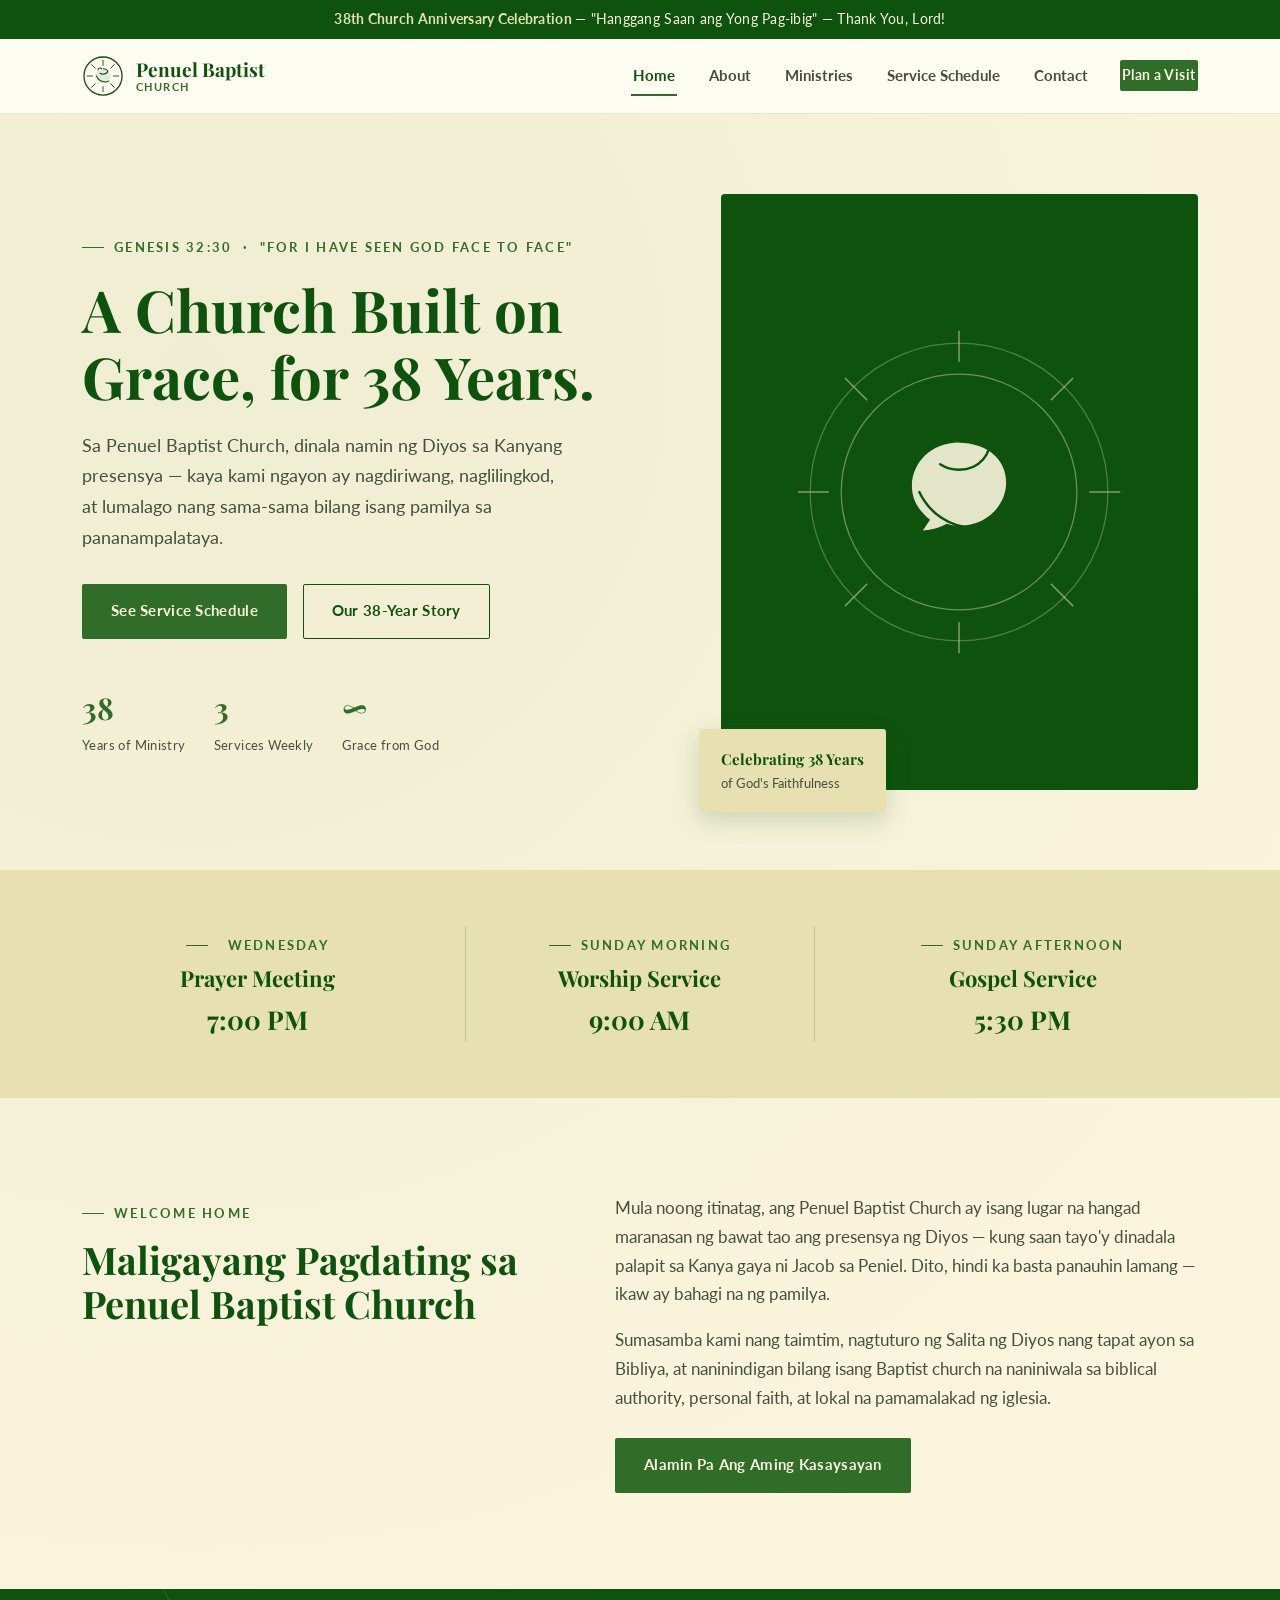
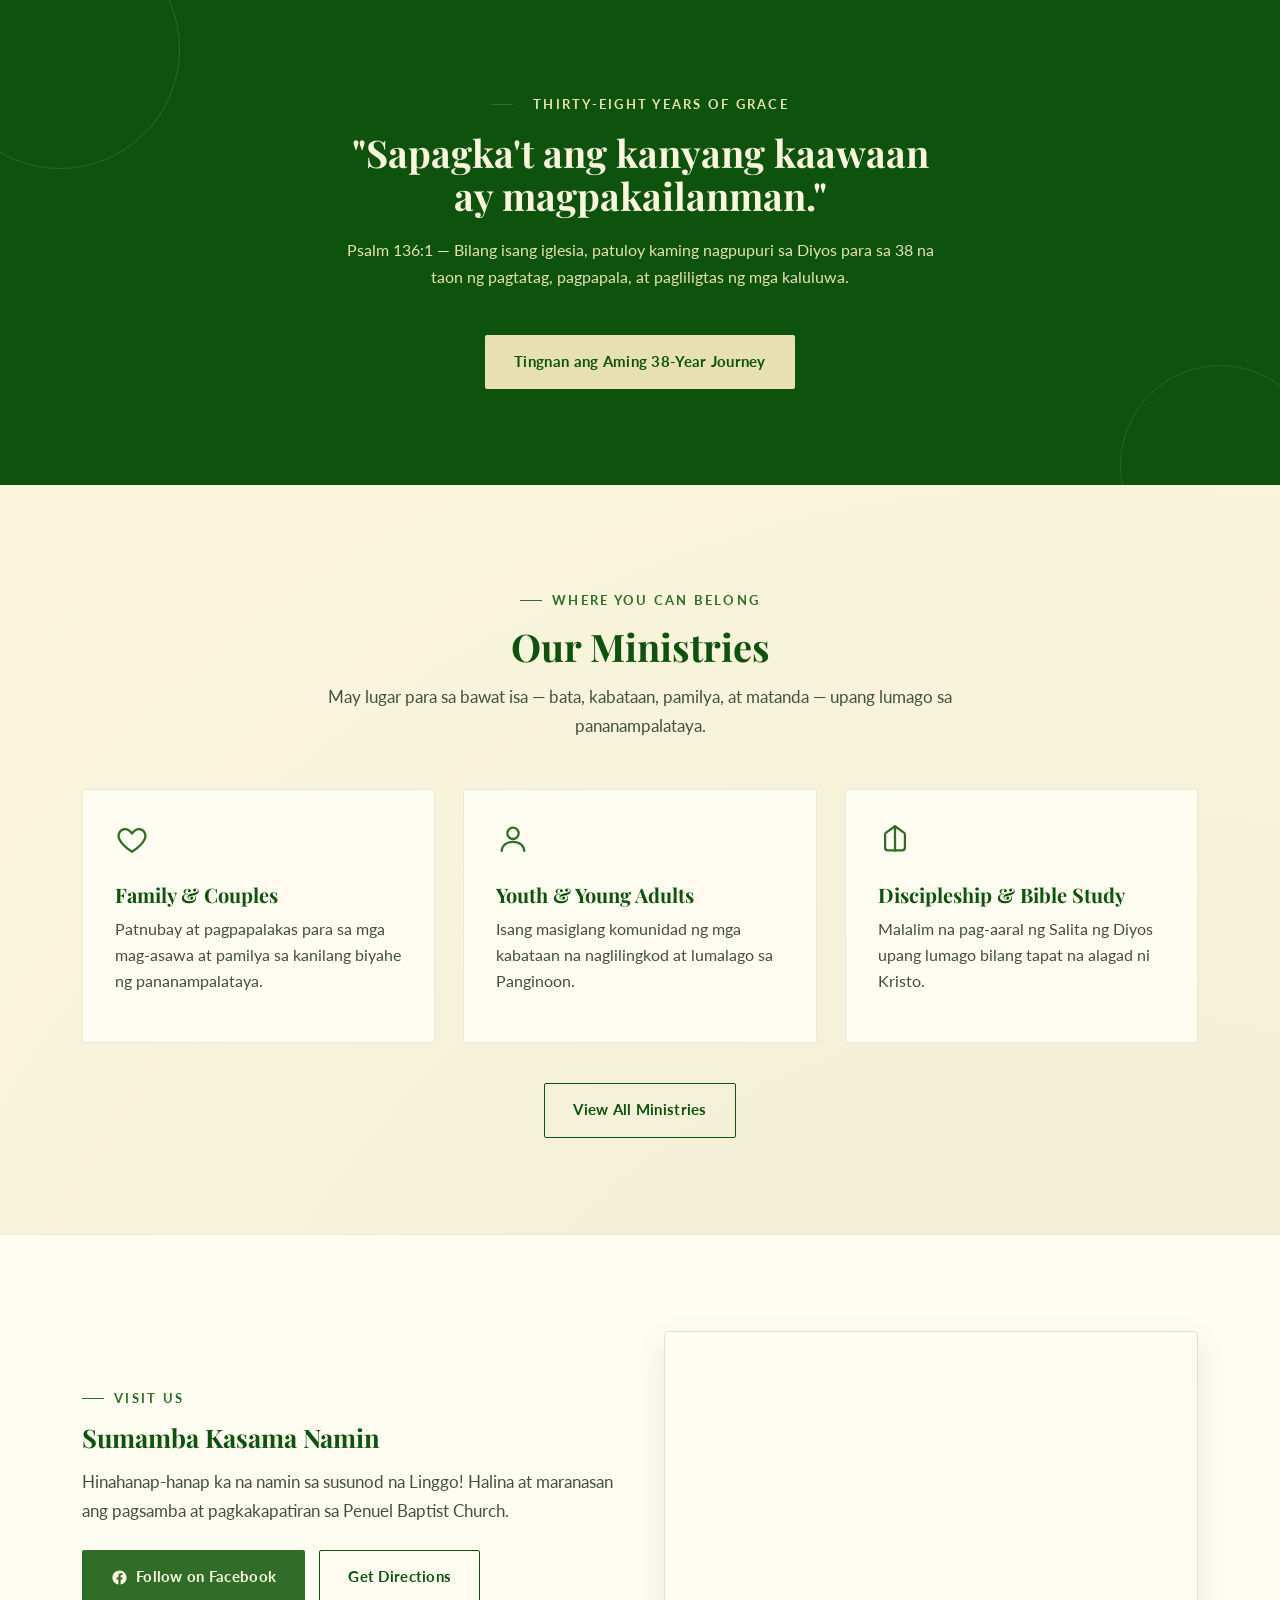
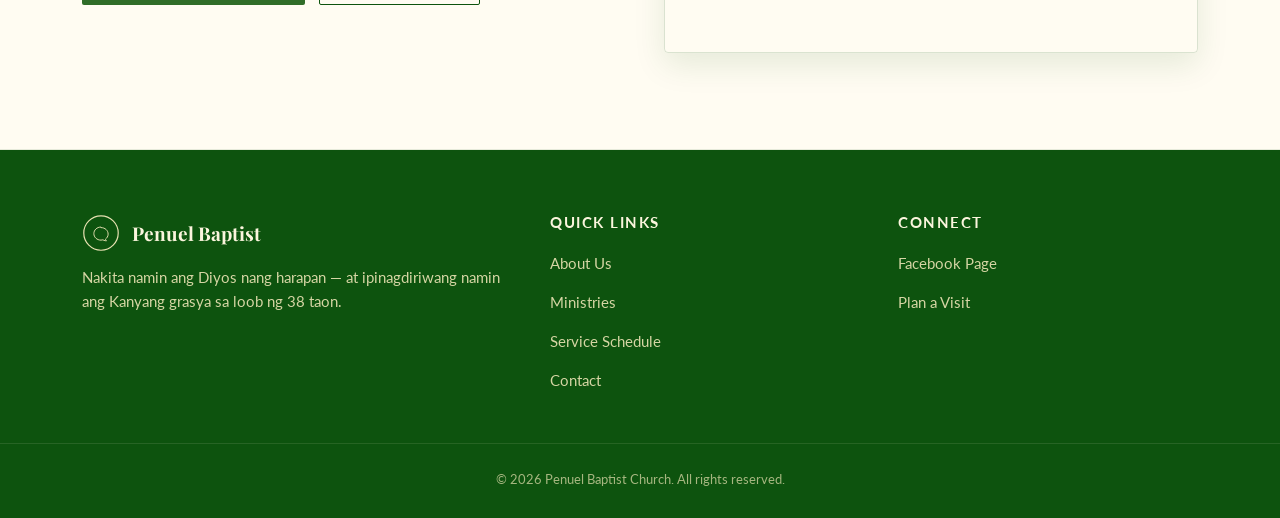
<file: index.html>
<!DOCTYPE html>
<html lang="en">
<head>
<meta charset="UTF-8">
<meta name="viewport" content="width=device-width, initial-scale=1.0">
<title>Penuel Baptist Church — Home</title>
<link rel="stylesheet" href="styles.css">
</head>
<body class="grain-bg">

<div class="topbar">38th Church Anniversary Celebration <span class="accent">— "Hanggang Saan ang Yong Pag-ibig" — Thank You, Lord!</span></div>

<header class="site-header">
  <div class="nav-row">
    <a href="index.html" class="brand">
      <svg viewBox="0 0 64 64" fill="none" xmlns="http://www.w3.org/2000/svg" aria-hidden="true">
        <circle cx="32" cy="32" r="29" stroke="#0D530E" stroke-width="2"/>
        <path d="M32 8 L32 16 M32 48 L32 56 M8 32 L16 32 M48 32 L56 32 M14.7 14.7 L20.2 20.2 M43.8 43.8 L49.3 49.3 M14.7 49.3 L20.2 43.8 M43.8 20.2 L49.3 14.7" stroke="#0D530E" stroke-width="1.4" stroke-linecap="round"/>
        <path d="M32 22c-7 0-12 5-12 11 0 4 2.2 6.6 4.6 8.6-1 1.6-1.8 2.7-1.8 2.7s3.6-.2 6-1.7c1 .3 2 .5 3.2.5 7 0 12-5 12-11s-5-10-12-10z" fill="#306D29" opacity="0.12"/>
        <path d="M32 21c4.6 0 7.6 3 7.6 3s-1.4 5.2-7.6 5.2c-2 0-3.6-.6-4.8-1.4" stroke="#0D530E" stroke-width="1.6" stroke-linecap="round" fill="none"/>
        <path d="M24.4 22.8c0-1.6 1.3-2.9 3-2.9.9 0 1.7.4 2.3 1" stroke="#0D530E" stroke-width="1.6" stroke-linecap="round" fill="none"/>
        <circle cx="29.8" cy="20.4" r="0.9" fill="#0D530E"/>
        <path d="M22 32c2.5 5.4 7.8 9 13.4 9 2 0 3.9-.4 5.6-1.2" stroke="#0D530E" stroke-width="1.6" stroke-linecap="round" fill="none"/>
      </svg>
      <span class="brand-text">
        <span class="name">Penuel Baptist</span>
        <span class="tag">Church</span>
      </span>
    </a>
    <button class="menu-toggle" aria-label="Toggle menu" aria-expanded="false">
      <svg viewBox="0 0 24 24" fill="none" stroke="#0D530E" stroke-width="2" stroke-linecap="round"><path d="M3 6h18M3 12h18M3 18h18"/></svg>
    </button>
    <nav class="main-nav">
      <a href="index.html" class="active">Home</a>
      <a href="about.html">About</a>
      <a href="ministries.html">Ministries</a>
      <a href="schedule.html">Service Schedule</a>
      <a href="contact.html">Contact</a>
      <a href="contact.html#visit" class="nav-cta">Plan a Visit</a>
    </nav>
  </div>
</header>

<!-- HERO -->
<section style="padding: 80px 0 0;">
  <div class="wrap" style="display:grid; grid-template-columns: 1.1fr 0.9fr; gap:56px; align-items:center;">
    <div>
      <div class="eyebrow">Genesis 32:30 &nbsp;·&nbsp; "For I have seen God face to face"</div>
      <h1 style="font-size:clamp(38px,5.5vw,58px); margin-top:18px;">A Church Built on<br>Grace, for 38 Years.</h1>
      <p style="font-size:18px; color:var(--ink-soft); margin-top:20px; max-width:480px;">
        Sa Penuel Baptist Church, dinala namin ng Diyos sa Kanyang presensya — kaya kami ngayon ay nagdiriwang, naglilingkod, at lumalago nang sama-sama bilang isang pamilya sa pananampalataya.
      </p>
      <div style="display:flex; gap:16px; margin-top:32px; flex-wrap:wrap;">
        <a href="schedule.html" class="btn btn-primary">See Service Schedule</a>
        <a href="about.html" class="btn btn-outline">Our 38-Year Story</a>
      </div>
      <div style="display:flex; gap:28px; margin-top:44px; flex-wrap:wrap;">
        <div>
          <div style="font-family:var(--display); font-size:30px; color:var(--forest); font-weight:700;">38</div>
          <div style="font-size:13px; color:var(--ink-soft); letter-spacing:0.03em;">Years of Ministry</div>
        </div>
        <div>
          <div style="font-family:var(--display); font-size:30px; color:var(--forest); font-weight:700;">3</div>
          <div style="font-size:13px; color:var(--ink-soft); letter-spacing:0.03em;">Services Weekly</div>
        </div>
        <div>
          <div style="font-family:var(--display); font-size:30px; color:var(--forest); font-weight:700;">∞</div>
          <div style="font-size:13px; color:var(--ink-soft); letter-spacing:0.03em;">Grace from God</div>
        </div>
      </div>
    </div>
    <div style="position:relative;">
      <div style="aspect-ratio:4/5; background:var(--deep); border-radius:4px; position:relative; overflow:hidden; display:flex; align-items:center; justify-content:center;">
        <svg viewBox="0 0 300 300" style="width:78%; opacity:0.9;">
          <circle cx="150" cy="150" r="120" stroke="#E7E1B1" stroke-width="1" fill="none" opacity="0.35"/>
          <circle cx="150" cy="150" r="95" stroke="#E7E1B1" stroke-width="1" fill="none" opacity="0.5"/>
          <g stroke="#E7E1B1" stroke-width="1.2" opacity="0.6">
            <line x1="150" y1="20" x2="150" y2="45"/>
            <line x1="150" y1="255" x2="150" y2="280"/>
            <line x1="20" y1="150" x2="45" y2="150"/>
            <line x1="255" y1="150" x2="280" y2="150"/>
            <line x1="58" y1="58" x2="76" y2="76"/>
            <line x1="224" y1="224" x2="242" y2="242"/>
            <line x1="58" y1="242" x2="76" y2="224"/>
            <line x1="224" y1="76" x2="242" y2="58"/>
          </g>
          <path d="M150 110c-22 0-38 16-38 35 0 13 7 21 14.6 27.4-3.2 5-5.7 8.6-5.7 8.6s11.5-.6 19-5.4c3.2 1 6.4 1.6 10.1 1.6 22 0 38-16 38-35s-16-32-38-32z" fill="#FBF5DD"/>
          <path d="M150 106c14.6 0 24 9.5 24 9.5s-4.4 16.5-24 16.5c-6.3 0-11.4-1.9-15.2-4.4" stroke="#0D530E" stroke-width="2" stroke-linecap="round" fill="none"/>
          <path d="M126 113c0-5 4-9.4 9.5-9.4 2.8 0 5.4 1.3 7.2 3.3" stroke="#0D530E" stroke-width="2" stroke-linecap="round" fill="none"/>
          <circle cx="142" cy="106" r="2.6" fill="#0D530E"/>
          <path d="M118 150c8 17 24.6 28.4 42.3 28.4 6.3 0 12.3-1.3 17.6-3.7" stroke="#0D530E" stroke-width="2" stroke-linecap="round" fill="none"/>
        </svg>
      </div>
      <div style="position:absolute; bottom:-22px; left:-22px; background:var(--gold); padding:18px 22px; border-radius:3px; box-shadow:0 8px 24px rgba(13,83,14,0.18);">
        <div style="font-family:var(--display); font-weight:700; color:var(--deep); font-size:15px;">Celebrating 38 Years</div>
        <div style="font-size:12.5px; color:var(--ink-soft);">of God's Faithfulness</div>
      </div>
    </div>
  </div>
</section>

<!-- SERVICE TIMES STRIP -->
<section style="padding:56px 0; background:var(--gold); margin-top:80px;">
  <div class="wrap">
    <div style="display:grid; grid-template-columns:repeat(3,1fr); gap:32px;">
      <div style="text-align:center; padding:0 16px;">
        <div class="eyebrow" style="justify-content:center;"><span style="border-color:var(--forest)"></span>Wednesday</div>
        <h3 style="margin-top:10px; font-size:22px;">Prayer Meeting</h3>
        <div style="font-family:var(--display); color:var(--deep); font-size:26px; margin-top:6px; font-weight:700;">7:00 PM</div>
      </div>
      <div style="text-align:center; padding:0 16px; border-left:1px solid rgba(13,83,14,0.18); border-right:1px solid rgba(13,83,14,0.18);">
        <div class="eyebrow" style="justify-content:center;">Sunday Morning</div>
        <h3 style="margin-top:10px; font-size:22px;">Worship Service</h3>
        <div style="font-family:var(--display); color:var(--deep); font-size:26px; margin-top:6px; font-weight:700;">9:00 AM</div>
      </div>
      <div style="text-align:center; padding:0 16px;">
        <div class="eyebrow" style="justify-content:center;">Sunday Afternoon</div>
        <h3 style="margin-top:10px; font-size:22px;">Gospel Service</h3>
        <div style="font-family:var(--display); color:var(--deep); font-size:26px; margin-top:6px; font-weight:700;">5:30 PM</div>
      </div>
    </div>
  </div>
</section>

<!-- WELCOME -->
<section>
  <div class="wrap" style="display:grid; grid-template-columns:0.9fr 1.1fr; gap:56px; align-items:start;">
    <div class="section-head" style="margin-bottom:0;">
      <div class="eyebrow">Welcome Home</div>
      <h2>Maligayang Pagdating sa<br>Penuel Baptist Church</h2>
    </div>
    <div>
      <p style="font-size:17px; color:var(--ink-soft);">
        Mula noong itinatag, ang Penuel Baptist Church ay isang lugar na hangad maranasan ng bawat tao ang presensya ng Diyos — kung saan tayo'y dinadala palapit sa Kanya gaya ni Jacob sa Peniel. Dito, hindi ka basta panauhin lamang — ikaw ay bahagi na ng pamilya.
      </p>
      <p style="font-size:17px; color:var(--ink-soft);">
        Sumasamba kami nang taimtim, nagtuturo ng Salita ng Diyos nang tapat ayon sa Bibliya, at naninindigan bilang isang Baptist church na naniniwala sa biblical authority, personal faith, at lokal na pamamalakad ng iglesia.
      </p>
      <a href="about.html" class="btn btn-primary" style="margin-top:8px;">Alamin Pa Ang Aming Kasaysayan</a>
    </div>
  </div>
</section>

<!-- ANNIVERSARY BANNER -->
<section style="background:var(--deep); position:relative; overflow:hidden;">
  <div style="position:absolute; left:-60px; top:-60px; width:240px; height:240px; border:1px solid rgba(231,225,177,0.15); border-radius:50%;"></div>
  <div style="position:absolute; right:-40px; bottom:-80px; width:200px; height:200px; border:1px solid rgba(231,225,177,0.12); border-radius:50%;"></div>
  <div class="wrap text-center" style="position:relative; z-index:1; max-width:680px;">
    <div class="eyebrow" style="justify-content:center; color:var(--gold);"><span style="background:var(--gold)"></span>Thirty-Eight Years of Grace</div>
    <h2 style="color:var(--cream); margin-top:16px; font-size:clamp(28px,4vw,38px);">"Sapagka't ang kanyang kaawaan ay magpakailanman."</h2>
    <p style="color:var(--gold); margin-top:18px; font-size:16px;">Psalm 136:1 — Bilang isang iglesia, patuloy kaming nagpupuri sa Diyos para sa 38 na taon ng pagtatag, pagpapala, at pagliligtas ng mga kaluluwa.</p>
    <a href="about.html#anniversary" class="btn btn-gold" style="margin-top:28px;">Tingnan ang Aming 38-Year Journey</a>
  </div>
</section>

<!-- MINISTRIES PREVIEW -->
<section>
  <div class="wrap">
    <div class="section-head text-center mx-auto">
      <div class="eyebrow" style="justify-content:center;">Where You Can Belong</div>
      <h2>Our Ministries</h2>
      <p class="mx-auto">May lugar para sa bawat isa — bata, kabataan, pamilya, at matanda — upang lumago sa pananampalataya.</p>
    </div>
    <div style="display:grid; grid-template-columns:repeat(3,1fr); gap:28px;">
      <div class="card">
        <svg width="34" height="34" viewBox="0 0 24 24" fill="none" stroke="#306D29" stroke-width="1.6"><path d="M12 21s-7-4.5-9-9c-1.4-3 0.5-7 4-7 2 0 3.5 1 5 3 1.5-2 3-3 5-3 3.5 0 5.4 4 4 7-2 4.5-9 9-9 9z"/></svg>
        <h3 style="font-size:20px; margin-top:18px;">Family & Couples</h3>
        <p style="color:var(--ink-soft); margin-top:10px; font-size:15.5px;">Patnubay at pagpapalakas para sa mga mag-asawa at pamilya sa kanilang biyahe ng pananampalataya.</p>
      </div>
      <div class="card">
        <svg width="34" height="34" viewBox="0 0 24 24" fill="none" stroke="#306D29" stroke-width="1.6"><circle cx="12" cy="8" r="4"/><path d="M4 21c0-4.5 3.5-7 8-7s8 2.5 8 7"/></svg>
        <h3 style="font-size:20px; margin-top:18px;">Youth & Young Adults</h3>
        <p style="color:var(--ink-soft); margin-top:10px; font-size:15.5px;">Isang masiglang komunidad ng mga kabataan na naglilingkod at lumalago sa Panginoon.</p>
      </div>
      <div class="card">
        <svg width="34" height="34" viewBox="0 0 24 24" fill="none" stroke="#306D29" stroke-width="1.6"><path d="M12 3v18M5 8l7-5 7 5M5 8v10a2 2 0 002 2h10a2 2 0 002-2V8"/></svg>
        <h3 style="font-size:20px; margin-top:18px;">Discipleship & Bible Study</h3>
        <p style="color:var(--ink-soft); margin-top:10px; font-size:15.5px;">Malalim na pag-aaral ng Salita ng Diyos upang lumago bilang tapat na alagad ni Kristo.</p>
      </div>
    </div>
    <div class="text-center" style="margin-top:40px;">
      <a href="ministries.html" class="btn btn-outline">View All Ministries</a>
    </div>
  </div>
</section>

<!-- LOCATION + FACEBOOK -->
<section style="background:var(--cream-soft); border-top:1px solid rgba(13,83,14,0.1); border-bottom:1px solid rgba(13,83,14,0.1);">
  <div class="wrap" style="display:grid; grid-template-columns:1fr 1fr; gap:48px; align-items:center;">
    <div>
      <div class="eyebrow">Visit Us</div>
      <h2 style="margin-top:14px;">Sumamba Kasama Namin</h2>
      <p style="color:var(--ink-soft); margin-top:16px;">Hinahanap-hanap ka na namin sa susunod na Linggo! Halina at maranasan ang pagsamba at pagkakapatiran sa Penuel Baptist Church.</p>
      <div style="display:flex; gap:14px; margin-top:24px; flex-wrap:wrap;">
        <a href="https://www.facebook.com/PBCMeyc/" target="_blank" rel="noopener" class="btn btn-primary">
          <svg width="17" height="17" viewBox="0 0 24 24" fill="currentColor"><path d="M22 12.06C22 6.5 17.5 2 12 2S2 6.5 2 12.06c0 5 3.66 9.16 8.44 9.94v-7.03H7.9v-2.91h2.54V9.83c0-2.5 1.49-3.89 3.78-3.89 1.1 0 2.24.2 2.24.2v2.46h-1.26c-1.24 0-1.63.77-1.63 1.56v1.87h2.78l-.44 2.91h-2.34V22c4.78-.78 8.44-4.94 8.44-9.94Z"/></svg>
          Follow on Facebook
        </a>
        <a href="contact.html" class="btn btn-outline">Get Directions</a>
      </div>
    </div>
    <div style="border-radius:4px; overflow:hidden; border:1px solid rgba(13,83,14,0.15); box-shadow:0 12px 32px rgba(13,83,14,0.1);">
      <iframe src="https://www.google.com/maps/embed?pb=!1m18!1m12!1m3!1d61728.63922104989!2d120.94811677920458!3d14.766779370961617!2m3!1f0!2f0!3f0!3m2!1i1024!2i768!4f13.1!3m3!1m2!1s0x3397b21d58e1cba1%3A0xd39cb6120ee91126!2sPenuel%20Baptist%20Church!5e0!3m2!1sen!2sph!4v1782546293115!5m2!1sen!2sph" width="100%" height="320" style="border:0; display:block;" allowfullscreen="" loading="lazy" referrerpolicy="strict-origin-when-cross-origin" title="Penuel Baptist Church Location"></iframe>
    </div>
  </div>
</section>

<footer class="site-footer">
  <div class="wrap">
    <div>
      <div class="foot-brand">
        <svg viewBox="0 0 64 64" fill="none" xmlns="http://www.w3.org/2000/svg" aria-hidden="true">
          <circle cx="32" cy="32" r="29" stroke="#E7E1B1" stroke-width="2"/>
          <path d="M32 22c-7 0-12 5-12 11s5 11 12 11c1.2 0 2.2-.2 3.2-.5 2.4 1.5 6 1.7 6 1.7s-.8-1.1-1.8-2.7c2.4-2 4.6-4.6 4.6-8.6 0-6-5-11-12-11z" fill="none" stroke="#E7E1B1" stroke-width="1.6"/>
        </svg>
        <span class="name">Penuel Baptist</span>
      </div>
      <p>Nakita namin ang Diyos nang harapan — at ipinagdiriwang namin ang Kanyang grasya sa loob ng 38 taon.</p>
    </div>
    <div>
      <h4>Quick Links</h4>
      <ul>
        <li><a href="about.html">About Us</a></li>
        <li><a href="ministries.html">Ministries</a></li>
        <li><a href="schedule.html">Service Schedule</a></li>
        <li><a href="contact.html">Contact</a></li>
      </ul>
    </div>
    <div>
      <h4>Connect</h4>
      <ul>
        <li><a href="https://www.facebook.com/PBCMeyc/" target="_blank" rel="noopener">Facebook Page</a></li>
        <li><a href="contact.html#visit">Plan a Visit</a></li>
      </ul>
    </div>
  </div>
  <div class="foot-bottom">© 2026 Penuel Baptist Church. All rights reserved.</div>
</footer>

<script src="main.js"></script>
</body>
</html>
</file>
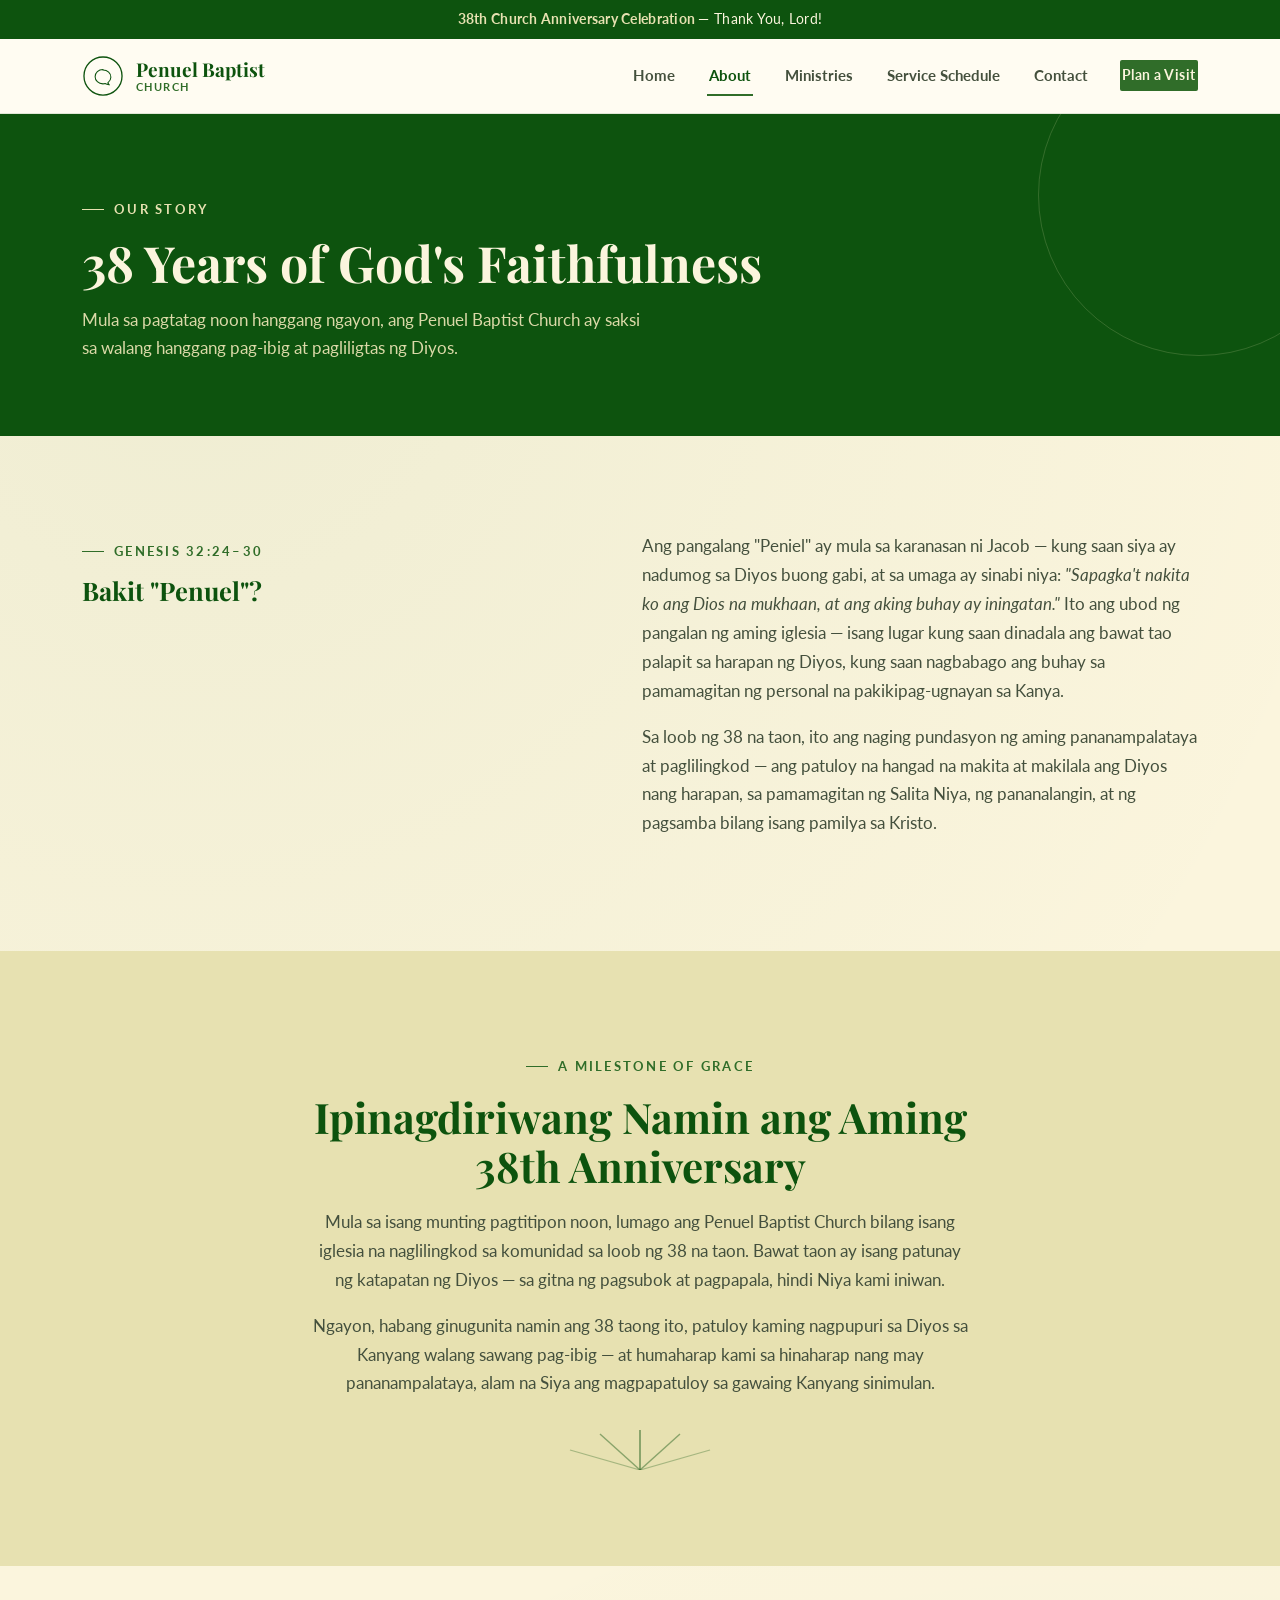
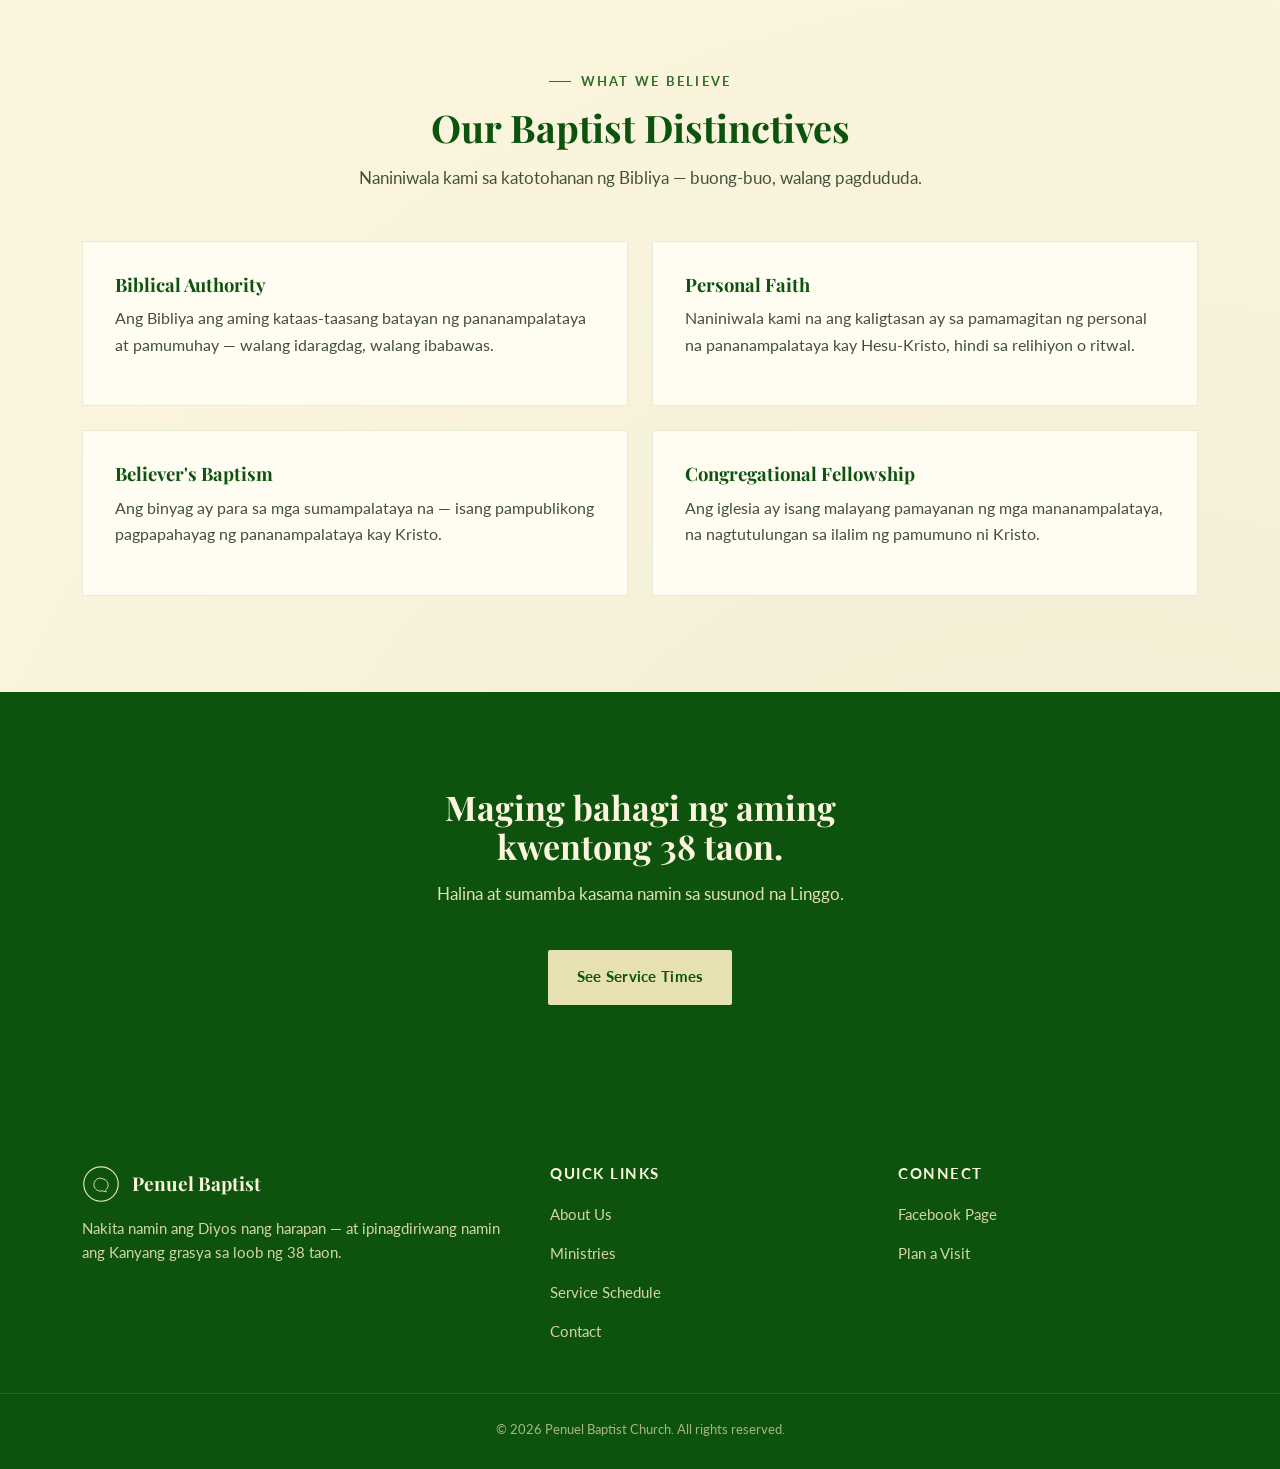
<file: about.html>
<!DOCTYPE html>
<html lang="en">
<head>
<meta charset="UTF-8">
<meta name="viewport" content="width=device-width, initial-scale=1.0">
<title>About Us — Penuel Baptist Church</title>
<link rel="stylesheet" href="styles.css">
</head>
<body class="grain-bg">

<div class="topbar">38th Church Anniversary Celebration <span class="accent">— Thank You, Lord!</span></div>

<header class="site-header">
  <div class="nav-row">
    <a href="index.html" class="brand">
      <svg viewBox="0 0 64 64" fill="none" xmlns="http://www.w3.org/2000/svg" aria-hidden="true">
        <circle cx="32" cy="32" r="29" stroke="#0D530E" stroke-width="2"/>
        <path d="M32 22c-7 0-12 5-12 11s5 11 12 11c1.2 0 2.2-.2 3.2-.5 2.4 1.5 6 1.7 6 1.7s-.8-1.1-1.8-2.7c2.4-2 4.6-4.6 4.6-8.6 0-6-5-11-12-11z" fill="none" stroke="#0D530E" stroke-width="1.6"/>
      </svg>
      <span class="brand-text">
        <span class="name">Penuel Baptist</span>
        <span class="tag">Church</span>
      </span>
    </a>
    <button class="menu-toggle" aria-label="Toggle menu" aria-expanded="false">
      <svg viewBox="0 0 24 24" fill="none" stroke="#0D530E" stroke-width="2" stroke-linecap="round"><path d="M3 6h18M3 12h18M3 18h18"/></svg>
    </button>
    <nav class="main-nav">
      <a href="index.html">Home</a>
      <a href="about.html" class="active">About</a>
      <a href="ministries.html">Ministries</a>
      <a href="schedule.html">Service Schedule</a>
      <a href="contact.html">Contact</a>
      <a href="contact.html#visit" class="nav-cta">Plan a Visit</a>
    </nav>
  </div>
</header>

<div class="page-hero">
  <div class="wrap">
    <div class="eyebrow">Our Story</div>
    <h1>38 Years of God's Faithfulness</h1>
    <p class="lead">Mula sa pagtatag noon hanggang ngayon, ang Penuel Baptist Church ay saksi sa walang hanggang pag-ibig at pagliligtas ng Diyos.</p>
  </div>
</div>

<section>
  <div class="wrap" style="display:grid; grid-template-columns:0.95fr 1.05fr; gap:56px; align-items:start;">
    <div>
      <div class="eyebrow">Genesis 32:24–30</div>
      <h2 style="margin-top:14px;">Bakit "Penuel"?</h2>
    </div>
    <div>
      <p style="color:var(--ink-soft); font-size:17px;">
        Ang pangalang "Peniel" ay mula sa karanasan ni Jacob — kung saan siya ay nadumog sa Diyos buong gabi, at sa umaga ay sinabi niya: <em>"Sapagka't nakita ko ang Dios na mukhaan, at ang aking buhay ay iningatan."</em> Ito ang ubod ng pangalan ng aming iglesia — isang lugar kung saan dinadala ang bawat tao palapit sa harapan ng Diyos, kung saan nagbabago ang buhay sa pamamagitan ng personal na pakikipag-ugnayan sa Kanya.
      </p>
      <p style="color:var(--ink-soft); font-size:17px;">
        Sa loob ng 38 na taon, ito ang naging pundasyon ng aming pananampalataya at paglilingkod — ang patuloy na hangad na makita at makilala ang Diyos nang harapan, sa pamamagitan ng Salita Niya, ng pananalangin, at ng pagsamba bilang isang pamilya sa Kristo.
      </p>
    </div>
  </div>
</section>

<section id="anniversary" style="background:var(--gold);">
  <div class="wrap text-center" style="max-width:720px;">
    <div class="eyebrow" style="justify-content:center;">A Milestone of Grace</div>
    <h2 style="margin-top:16px; font-size:clamp(30px,4.5vw,42px);">Ipinagdiriwang Namin ang Aming 38th Anniversary</h2>
    <p style="color:var(--ink-soft); margin-top:18px; font-size:17px;">
      Mula sa isang munting pagtitipon noon, lumago ang Penuel Baptist Church bilang isang iglesia na naglilingkod sa komunidad sa loob ng 38 na taon. Bawat taon ay isang patunay ng katapatan ng Diyos — sa gitna ng pagsubok at pagpapala, hindi Niya kami iniwan.
    </p>
    <p style="color:var(--ink-soft); margin-top:14px; font-size:17px;">
      Ngayon, habang ginugunita namin ang 38 taong ito, patuloy kaming nagpupuri sa Diyos sa Kanyang walang sawang pag-ibig — at humaharap kami sa hinaharap nang may pananampalataya, alam na Siya ang magpapatuloy sa gawaing Kanyang sinimulan.
    </p>
    <div class="divider-rays" style="margin-top:32px;">
      <svg width="200" height="40" viewBox="0 0 200 40">
        <line x1="100" y1="40" x2="60" y2="4" stroke="#0D530E" stroke-width="1.4" opacity="0.5"/>
        <line x1="100" y1="40" x2="100" y2="0" stroke="#0D530E" stroke-width="1.4" opacity="0.7"/>
        <line x1="100" y1="40" x2="140" y2="4" stroke="#0D530E" stroke-width="1.4" opacity="0.5"/>
        <line x1="100" y1="40" x2="30" y2="20" stroke="#0D530E" stroke-width="1.2" opacity="0.35"/>
        <line x1="100" y1="40" x2="170" y2="20" stroke="#0D530E" stroke-width="1.2" opacity="0.35"/>
      </svg>
    </div>
  </div>
</section>

<section>
  <div class="wrap">
    <div class="section-head text-center mx-auto">
      <div class="eyebrow" style="justify-content:center;">What We Believe</div>
      <h2>Our Baptist Distinctives</h2>
      <p class="mx-auto">Naniniwala kami sa katotohanan ng Bibliya — buong-buo, walang pagdududa.</p>
    </div>
    <div style="display:grid; grid-template-columns:repeat(2,1fr); gap:24px;">
      <div class="card">
        <h3 style="font-size:18.5px;">Biblical Authority</h3>
        <p style="color:var(--ink-soft); margin-top:10px; font-size:15.5px;">Ang Bibliya ang aming kataas-taasang batayan ng pananampalataya at pamumuhay — walang idaragdag, walang ibabawas.</p>
      </div>
      <div class="card">
        <h3 style="font-size:18.5px;">Personal Faith</h3>
        <p style="color:var(--ink-soft); margin-top:10px; font-size:15.5px;">Naniniwala kami na ang kaligtasan ay sa pamamagitan ng personal na pananampalataya kay Hesu-Kristo, hindi sa relihiyon o ritwal.</p>
      </div>
      <div class="card">
        <h3 style="font-size:18.5px;">Believer's Baptism</h3>
        <p style="color:var(--ink-soft); margin-top:10px; font-size:15.5px;">Ang binyag ay para sa mga sumampalataya na — isang pampublikong pagpapahayag ng pananampalataya kay Kristo.</p>
      </div>
      <div class="card">
        <h3 style="font-size:18.5px;">Congregational Fellowship</h3>
        <p style="color:var(--ink-soft); margin-top:10px; font-size:15.5px;">Ang iglesia ay isang malayang pamayanan ng mga mananampalataya, na nagtutulungan sa ilalim ng pamumuno ni Kristo.</p>
      </div>
    </div>
  </div>
</section>

<section style="background:var(--deep); text-align:center;">
  <div class="wrap" style="max-width:600px;">
    <h2 style="color:var(--cream); font-size:clamp(26px,4vw,34px);">Maging bahagi ng aming kwentong 38 taon.</h2>
    <p style="color:var(--gold); margin-top:14px;">Halina at sumamba kasama namin sa susunod na Linggo.</p>
    <a href="schedule.html" class="btn btn-gold" style="margin-top:24px;">See Service Times</a>
  </div>
</section>

<footer class="site-footer">
  <div class="wrap">
    <div>
      <div class="foot-brand">
        <svg viewBox="0 0 64 64" fill="none" xmlns="http://www.w3.org/2000/svg" aria-hidden="true">
          <circle cx="32" cy="32" r="29" stroke="#E7E1B1" stroke-width="2"/>
          <path d="M32 22c-7 0-12 5-12 11s5 11 12 11c1.2 0 2.2-.2 3.2-.5 2.4 1.5 6 1.7 6 1.7s-.8-1.1-1.8-2.7c2.4-2 4.6-4.6 4.6-8.6 0-6-5-11-12-11z" fill="none" stroke="#E7E1B1" stroke-width="1.6"/>
        </svg>
        <span class="name">Penuel Baptist</span>
      </div>
      <p>Nakita namin ang Diyos nang harapan — at ipinagdiriwang namin ang Kanyang grasya sa loob ng 38 taon.</p>
    </div>
    <div>
      <h4>Quick Links</h4>
      <ul>
        <li><a href="about.html">About Us</a></li>
        <li><a href="ministries.html">Ministries</a></li>
        <li><a href="schedule.html">Service Schedule</a></li>
        <li><a href="contact.html">Contact</a></li>
      </ul>
    </div>
    <div>
      <h4>Connect</h4>
      <ul>
        <li><a href="https://www.facebook.com/PBCMeyc/" target="_blank" rel="noopener">Facebook Page</a></li>
        <li><a href="contact.html#visit">Plan a Visit</a></li>
      </ul>
    </div>
  </div>
  <div class="foot-bottom">© 2026 Penuel Baptist Church. All rights reserved.</div>
</footer>

<script src="main.js"></script>
</body>
</html>
</file>
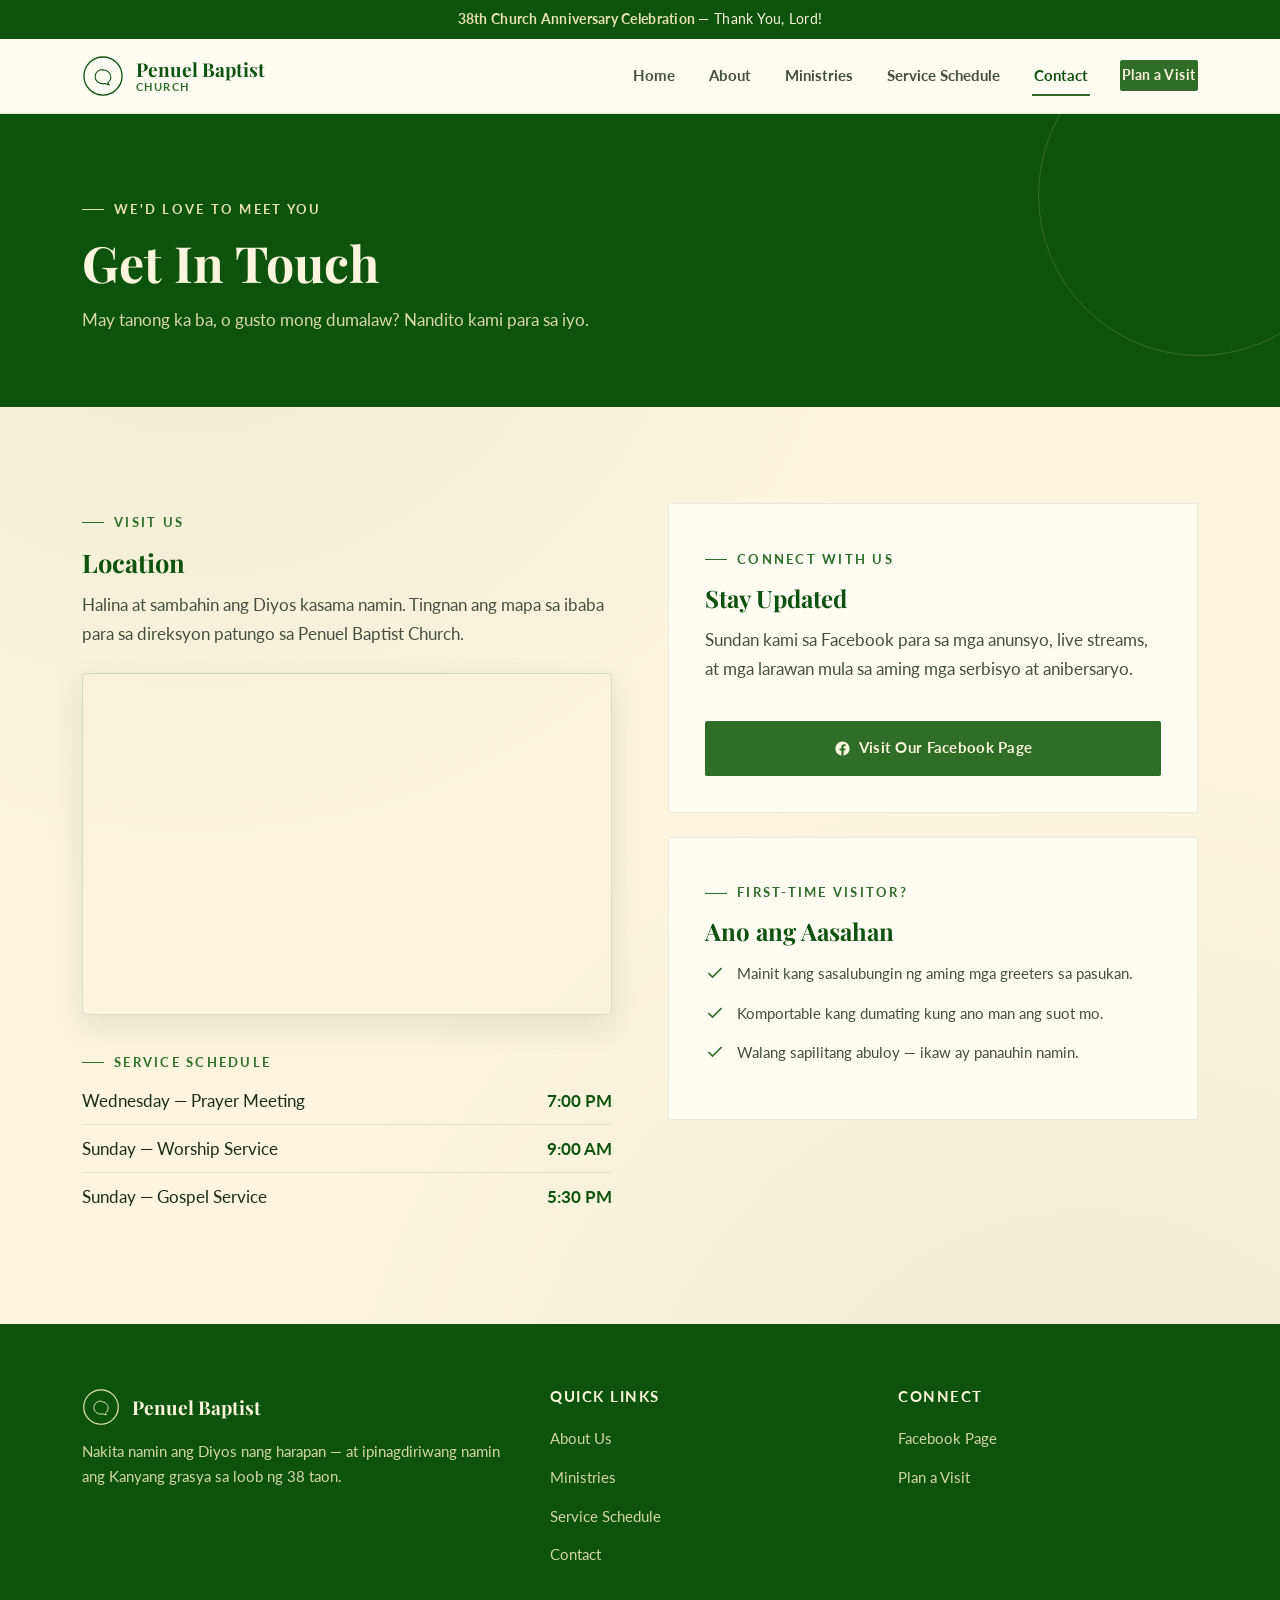
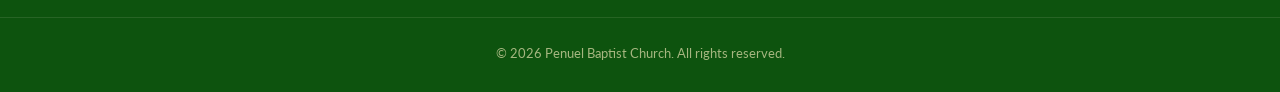
<file: contact.html>
<!DOCTYPE html>
<html lang="en">
<head>
<meta charset="UTF-8">
<meta name="viewport" content="width=device-width, initial-scale=1.0">
<title>Contact — Penuel Baptist Church</title>
<link rel="stylesheet" href="styles.css">
</head>
<body class="grain-bg">

<div class="topbar">38th Church Anniversary Celebration <span class="accent">— Thank You, Lord!</span></div>

<header class="site-header">
  <div class="nav-row">
    <a href="index.html" class="brand">
      <svg viewBox="0 0 64 64" fill="none" xmlns="http://www.w3.org/2000/svg" aria-hidden="true">
        <circle cx="32" cy="32" r="29" stroke="#0D530E" stroke-width="2"/>
        <path d="M32 22c-7 0-12 5-12 11s5 11 12 11c1.2 0 2.2-.2 3.2-.5 2.4 1.5 6 1.7 6 1.7s-.8-1.1-1.8-2.7c2.4-2 4.6-4.6 4.6-8.6 0-6-5-11-12-11z" fill="none" stroke="#0D530E" stroke-width="1.6"/>
      </svg>
      <span class="brand-text">
        <span class="name">Penuel Baptist</span>
        <span class="tag">Church</span>
      </span>
    </a>
    <button class="menu-toggle" aria-label="Toggle menu" aria-expanded="false">
      <svg viewBox="0 0 24 24" fill="none" stroke="#0D530E" stroke-width="2" stroke-linecap="round"><path d="M3 6h18M3 12h18M3 18h18"/></svg>
    </button>
    <nav class="main-nav">
      <a href="index.html">Home</a>
      <a href="about.html">About</a>
      <a href="ministries.html">Ministries</a>
      <a href="schedule.html">Service Schedule</a>
      <a href="contact.html" class="active">Contact</a>
      <a href="contact.html#visit" class="nav-cta">Plan a Visit</a>
    </nav>
  </div>
</header>

<div class="page-hero">
  <div class="wrap">
    <div class="eyebrow">We'd Love to Meet You</div>
    <h1>Get In Touch</h1>
    <p class="lead">May tanong ka ba, o gusto mong dumalaw? Nandito kami para sa iyo.</p>
  </div>
</div>

<section id="visit">
  <div class="wrap" style="display:grid; grid-template-columns:1fr 1fr; gap:56px; align-items:start;">
    <div>
      <div class="eyebrow">Visit Us</div>
      <h2 style="margin-top:14px;">Location</h2>
      <p style="color:var(--ink-soft); margin-top:14px;">Halina at sambahin ang Diyos kasama namin. Tingnan ang mapa sa ibaba para sa direksyon patungo sa Penuel Baptist Church.</p>

      <div style="border-radius:4px; overflow:hidden; border:1px solid rgba(13,83,14,0.15); box-shadow:0 12px 32px rgba(13,83,14,0.1); margin-top:24px;">
        <iframe src="https://www.google.com/maps/embed?pb=!1m18!1m12!1m3!1d61728.63922104989!2d120.94811677920458!3d14.766779370961617!2m3!1f0!2f0!3f0!3m2!1i1024!2i768!4f13.1!3m3!1m2!1s0x3397b21d58e1cba1%3A0xd39cb6120ee91126!2sPenuel%20Baptist%20Church!5e0!3m2!1sen!2sph!4v1782546293115!5m2!1sen!2sph" width="100%" height="340" style="border:0; display:block;" allowfullscreen="" loading="lazy" referrerpolicy="strict-origin-when-cross-origin" title="Penuel Baptist Church Location"></iframe>
      </div>

      <div style="margin-top:28px;">
        <div class="eyebrow">Service Schedule</div>
        <ul style="list-style:none; padding:0; margin-top:14px; display:flex; flex-direction:column; gap:10px;">
          <li style="display:flex; justify-content:space-between; border-bottom:1px solid rgba(13,83,14,0.1); padding-bottom:8px;"><span>Wednesday — Prayer Meeting</span><strong style="color:var(--deep);">7:00 PM</strong></li>
          <li style="display:flex; justify-content:space-between; border-bottom:1px solid rgba(13,83,14,0.1); padding-bottom:8px;"><span>Sunday — Worship Service</span><strong style="color:var(--deep);">9:00 AM</strong></li>
          <li style="display:flex; justify-content:space-between;"><span>Sunday — Gospel Service</span><strong style="color:var(--deep);">5:30 PM</strong></li>
        </ul>
      </div>
    </div>

    <div>
      <div class="card" style="padding:36px;">
        <div class="eyebrow">Connect With Us</div>
        <h2 style="margin-top:14px; font-size:24px;">Stay Updated</h2>
        <p style="color:var(--ink-soft); margin-top:14px;">Sundan kami sa Facebook para sa mga anunsyo, live streams, at mga larawan mula sa aming mga serbisyo at anibersaryo.</p>
        <a href="https://www.facebook.com/PBCMeyc/" target="_blank" rel="noopener" class="btn btn-primary" style="margin-top:20px; width:100%; justify-content:center;">
          <svg width="17" height="17" viewBox="0 0 24 24" fill="currentColor"><path d="M22 12.06C22 6.5 17.5 2 12 2S2 6.5 2 12.06c0 5 3.66 9.16 8.44 9.94v-7.03H7.9v-2.91h2.54V9.83c0-2.5 1.49-3.89 3.78-3.89 1.1 0 2.24.2 2.24.2v2.46h-1.26c-1.24 0-1.63.77-1.63 1.56v1.87h2.78l-.44 2.91h-2.34V22c4.78-.78 8.44-4.94 8.44-9.94Z"/></svg>
          Visit Our Facebook Page
        </a>
      </div>

      <div class="card" style="padding:36px; margin-top:24px;">
        <div class="eyebrow">First-Time Visitor?</div>
        <h2 style="margin-top:14px; font-size:24px;">Ano ang Aasahan</h2>
        <ul style="margin-top:16px; padding:0; list-style:none; display:flex; flex-direction:column; gap:14px;">
          <li style="display:flex; gap:12px;">
            <svg width="20" height="20" viewBox="0 0 24 24" fill="none" stroke="#306D29" stroke-width="2" style="flex-shrink:0; margin-top:2px;"><path d="M20 6L9 17l-5-5"/></svg>
            <span style="color:var(--ink-soft); font-size:15px;">Mainit kang sasalubungin ng aming mga greeters sa pasukan.</span>
          </li>
          <li style="display:flex; gap:12px;">
            <svg width="20" height="20" viewBox="0 0 24 24" fill="none" stroke="#306D29" stroke-width="2" style="flex-shrink:0; margin-top:2px;"><path d="M20 6L9 17l-5-5"/></svg>
            <span style="color:var(--ink-soft); font-size:15px;">Komportable kang dumating kung ano man ang suot mo.</span>
          </li>
          <li style="display:flex; gap:12px;">
            <svg width="20" height="20" viewBox="0 0 24 24" fill="none" stroke="#306D29" stroke-width="2" style="flex-shrink:0; margin-top:2px;"><path d="M20 6L9 17l-5-5"/></svg>
            <span style="color:var(--ink-soft); font-size:15px;">Walang sapilitang abuloy — ikaw ay panauhin namin.</span>
          </li>
        </ul>
      </div>
    </div>
  </div>
</section>

<footer class="site-footer">
  <div class="wrap">
    <div>
      <div class="foot-brand">
        <svg viewBox="0 0 64 64" fill="none" xmlns="http://www.w3.org/2000/svg" aria-hidden="true">
          <circle cx="32" cy="32" r="29" stroke="#E7E1B1" stroke-width="2"/>
          <path d="M32 22c-7 0-12 5-12 11s5 11 12 11c1.2 0 2.2-.2 3.2-.5 2.4 1.5 6 1.7 6 1.7s-.8-1.1-1.8-2.7c2.4-2 4.6-4.6 4.6-8.6 0-6-5-11-12-11z" fill="none" stroke="#E7E1B1" stroke-width="1.6"/>
        </svg>
        <span class="name">Penuel Baptist</span>
      </div>
      <p>Nakita namin ang Diyos nang harapan — at ipinagdiriwang namin ang Kanyang grasya sa loob ng 38 taon.</p>
    </div>
    <div>
      <h4>Quick Links</h4>
      <ul>
        <li><a href="about.html">About Us</a></li>
        <li><a href="ministries.html">Ministries</a></li>
        <li><a href="schedule.html">Service Schedule</a></li>
        <li><a href="contact.html">Contact</a></li>
      </ul>
    </div>
    <div>
      <h4>Connect</h4>
      <ul>
        <li><a href="https://www.facebook.com/PBCMeyc/" target="_blank" rel="noopener">Facebook Page</a></li>
        <li><a href="contact.html#visit">Plan a Visit</a></li>
      </ul>
    </div>
  </div>
  <div class="foot-bottom">© 2026 Penuel Baptist Church. All rights reserved.</div>
</footer>

<script src="main.js"></script>
</body>
</html>
</file>
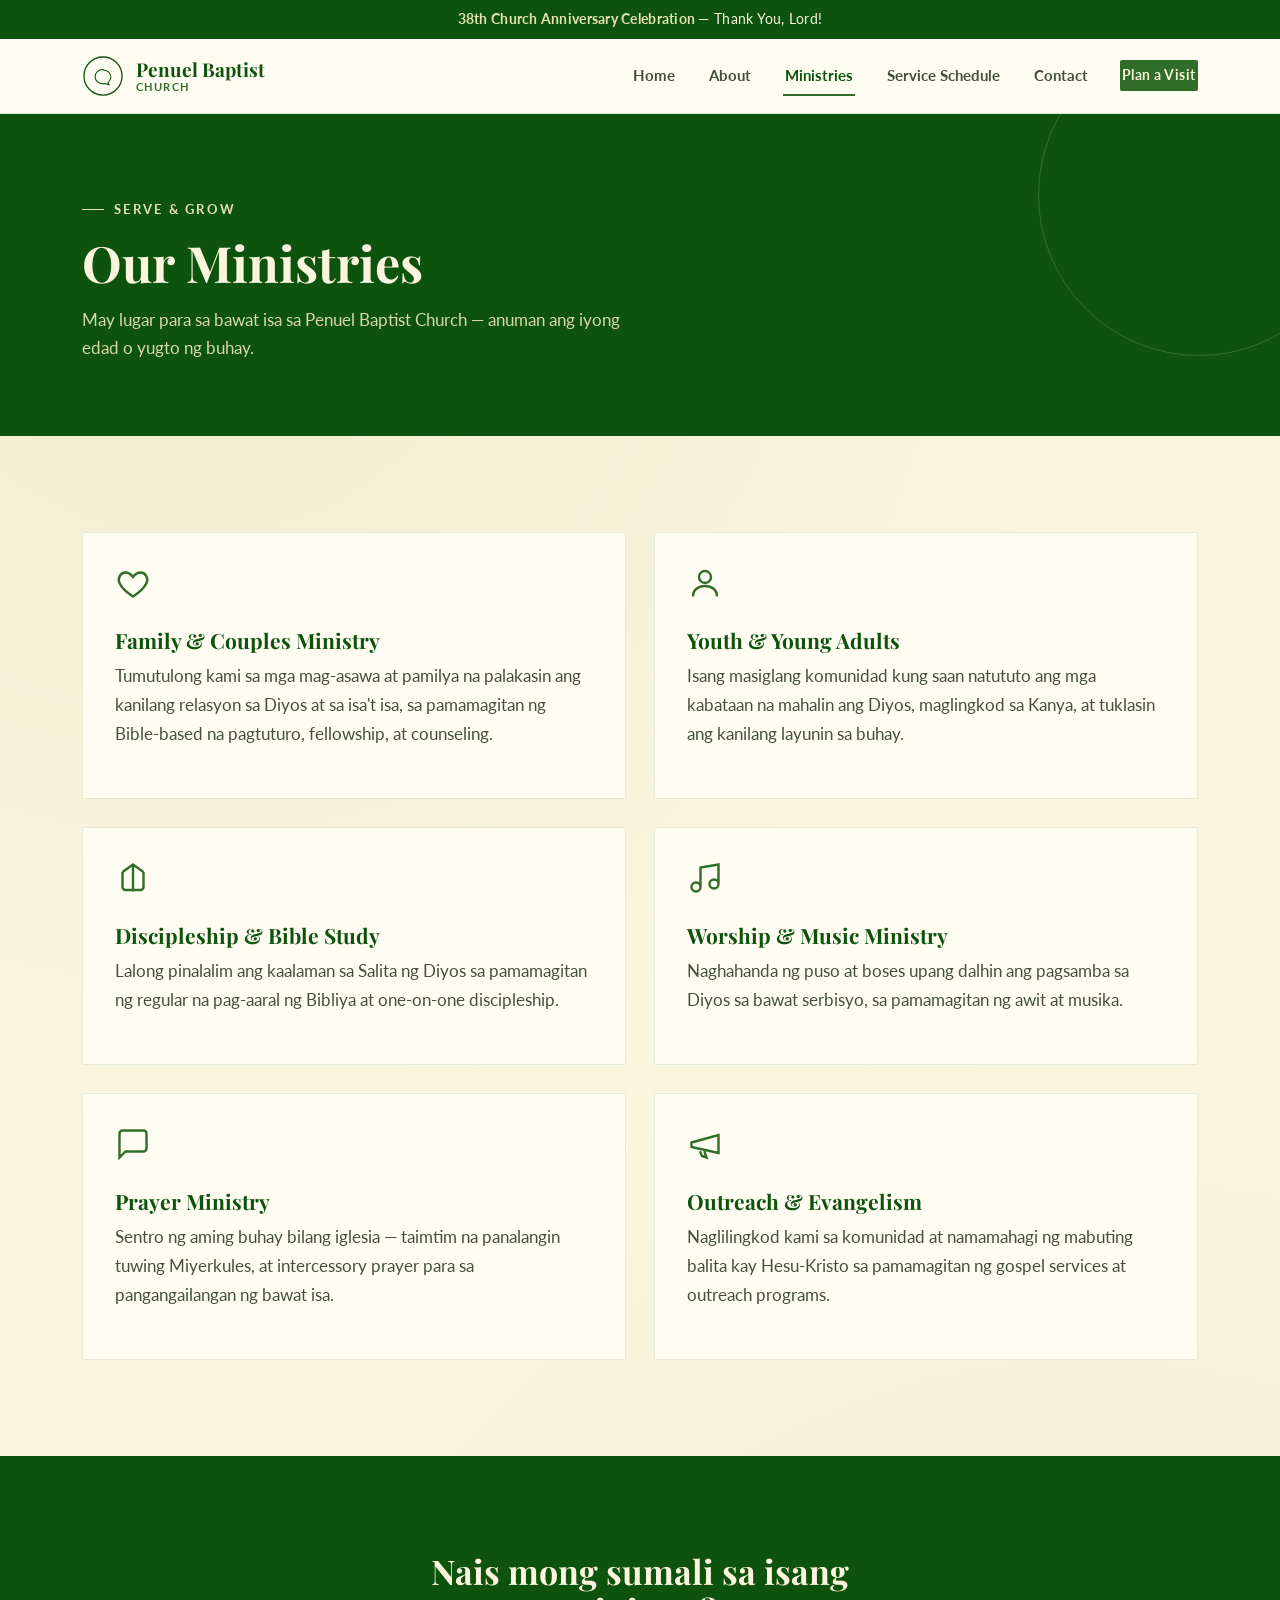
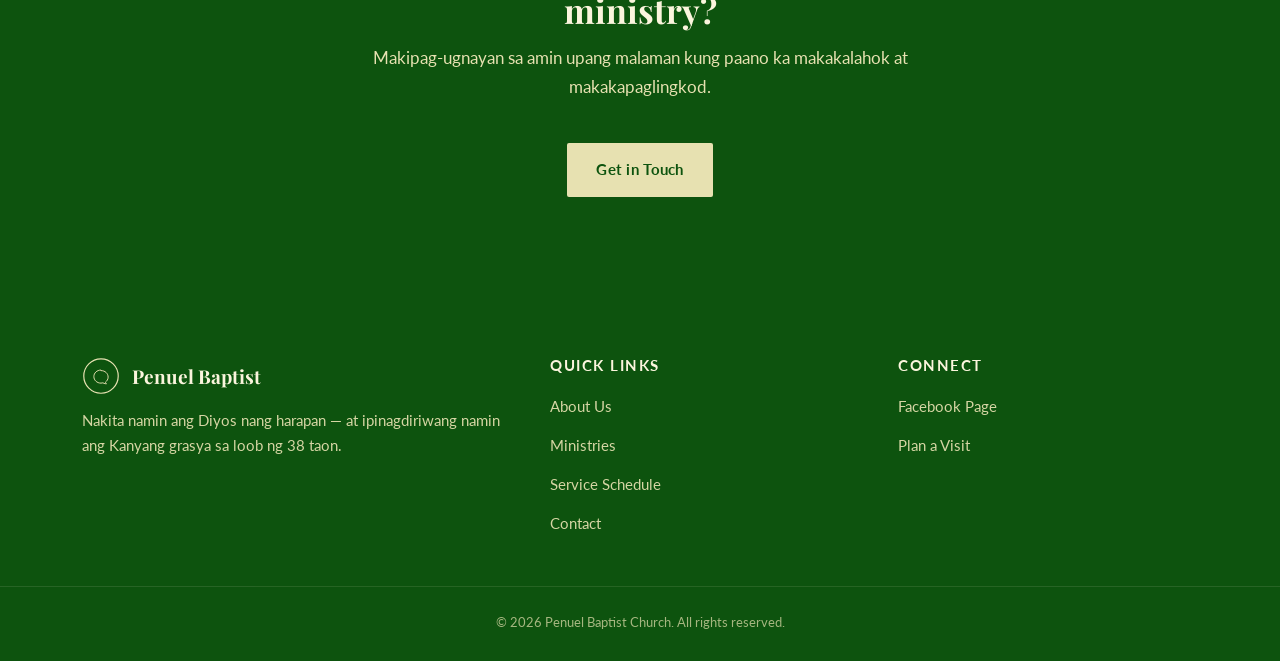
<file: ministries.html>
<!DOCTYPE html>
<html lang="en">
<head>
<meta charset="UTF-8">
<meta name="viewport" content="width=device-width, initial-scale=1.0">
<title>Ministries — Penuel Baptist Church</title>
<link rel="stylesheet" href="styles.css">
</head>
<body class="grain-bg">

<div class="topbar">38th Church Anniversary Celebration <span class="accent">— Thank You, Lord!</span></div>

<header class="site-header">
  <div class="nav-row">
    <a href="index.html" class="brand">
      <svg viewBox="0 0 64 64" fill="none" xmlns="http://www.w3.org/2000/svg" aria-hidden="true">
        <circle cx="32" cy="32" r="29" stroke="#0D530E" stroke-width="2"/>
        <path d="M32 22c-7 0-12 5-12 11s5 11 12 11c1.2 0 2.2-.2 3.2-.5 2.4 1.5 6 1.7 6 1.7s-.8-1.1-1.8-2.7c2.4-2 4.6-4.6 4.6-8.6 0-6-5-11-12-11z" fill="none" stroke="#0D530E" stroke-width="1.6"/>
      </svg>
      <span class="brand-text">
        <span class="name">Penuel Baptist</span>
        <span class="tag">Church</span>
      </span>
    </a>
    <button class="menu-toggle" aria-label="Toggle menu" aria-expanded="false">
      <svg viewBox="0 0 24 24" fill="none" stroke="#0D530E" stroke-width="2" stroke-linecap="round"><path d="M3 6h18M3 12h18M3 18h18"/></svg>
    </button>
    <nav class="main-nav">
      <a href="index.html">Home</a>
      <a href="about.html">About</a>
      <a href="ministries.html" class="active">Ministries</a>
      <a href="schedule.html">Service Schedule</a>
      <a href="contact.html">Contact</a>
      <a href="contact.html#visit" class="nav-cta">Plan a Visit</a>
    </nav>
  </div>
</header>

<div class="page-hero">
  <div class="wrap">
    <div class="eyebrow">Serve & Grow</div>
    <h1>Our Ministries</h1>
    <p class="lead">May lugar para sa bawat isa sa Penuel Baptist Church — anuman ang iyong edad o yugto ng buhay.</p>
  </div>
</div>

<section>
  <div class="wrap" style="display:grid; grid-template-columns:repeat(2,1fr); gap:28px;">

    <div class="card">
      <svg width="36" height="36" viewBox="0 0 24 24" fill="none" stroke="#306D29" stroke-width="1.6"><path d="M12 21s-7-4.5-9-9c-1.4-3 0.5-7 4-7 2 0 3.5 1 5 3 1.5-2 3-3 5-3 3.5 0 5.4 4 4 7-2 4.5-9 9-9 9z"/></svg>
      <h3 style="font-size:21px; margin-top:18px;">Family & Couples Ministry</h3>
      <p style="color:var(--ink-soft); margin-top:10px;">Tumutulong kami sa mga mag-asawa at pamilya na palakasin ang kanilang relasyon sa Diyos at sa isa't isa, sa pamamagitan ng Bible-based na pagtuturo, fellowship, at counseling.</p>
    </div>

    <div class="card">
      <svg width="36" height="36" viewBox="0 0 24 24" fill="none" stroke="#306D29" stroke-width="1.6"><circle cx="12" cy="8" r="4"/><path d="M4 21c0-4.5 3.5-7 8-7s8 2.5 8 7"/></svg>
      <h3 style="font-size:21px; margin-top:18px;">Youth & Young Adults</h3>
      <p style="color:var(--ink-soft); margin-top:10px;">Isang masiglang komunidad kung saan natututo ang mga kabataan na mahalin ang Diyos, maglingkod sa Kanya, at tuklasin ang kanilang layunin sa buhay.</p>
    </div>

    <div class="card">
      <svg width="36" height="36" viewBox="0 0 24 24" fill="none" stroke="#306D29" stroke-width="1.6"><path d="M12 3v18M5 8l7-5 7 5M5 8v10a2 2 0 002 2h10a2 2 0 002-2V8"/></svg>
      <h3 style="font-size:21px; margin-top:18px;">Discipleship & Bible Study</h3>
      <p style="color:var(--ink-soft); margin-top:10px;">Lalong pinalalim ang kaalaman sa Salita ng Diyos sa pamamagitan ng regular na pag-aaral ng Bibliya at one-on-one discipleship.</p>
    </div>

    <div class="card">
      <svg width="36" height="36" viewBox="0 0 24 24" fill="none" stroke="#306D29" stroke-width="1.6"><path d="M9 18V5l12-2v13M9 18a3 3 0 11-6 0 3 3 0 016 0zM21 16a3 3 0 11-6 0 3 3 0 016 0z"/></svg>
      <h3 style="font-size:21px; margin-top:18px;">Worship & Music Ministry</h3>
      <p style="color:var(--ink-soft); margin-top:10px;">Naghahanda ng puso at boses upang dalhin ang pagsamba sa Diyos sa bawat serbisyo, sa pamamagitan ng awit at musika.</p>
    </div>

    <div class="card">
      <svg width="36" height="36" viewBox="0 0 24 24" fill="none" stroke="#306D29" stroke-width="1.6"><path d="M21 15a2 2 0 01-2 2H7l-4 4V5a2 2 0 012-2h14a2 2 0 012 2z"/></svg>
      <h3 style="font-size:21px; margin-top:18px;">Prayer Ministry</h3>
      <p style="color:var(--ink-soft); margin-top:10px;">Sentro ng aming buhay bilang iglesia — taimtim na panalangin tuwing Miyerkules, at intercessory prayer para sa pangangailangan ng bawat isa.</p>
    </div>

    <div class="card">
      <svg width="36" height="36" viewBox="0 0 24 24" fill="none" stroke="#306D29" stroke-width="1.6"><path d="M3 11l18-5v12L3 14v-3z"/><path d="M11.6 16.8L13 21l-3-1-1.4-3.2"/></svg>
      <h3 style="font-size:21px; margin-top:18px;">Outreach & Evangelism</h3>
      <p style="color:var(--ink-soft); margin-top:10px;">Naglilingkod kami sa komunidad at namamahagi ng mabuting balita kay Hesu-Kristo sa pamamagitan ng gospel services at outreach programs.</p>
    </div>

  </div>
</section>

<section style="background:var(--deep); text-align:center;">
  <div class="wrap" style="max-width:600px;">
    <h2 style="color:var(--cream); font-size:clamp(26px,4vw,34px);">Nais mong sumali sa isang ministry?</h2>
    <p style="color:var(--gold); margin-top:14px;">Makipag-ugnayan sa amin upang malaman kung paano ka makakalahok at makakapaglingkod.</p>
    <a href="contact.html" class="btn btn-gold" style="margin-top:24px;">Get in Touch</a>
  </div>
</section>

<footer class="site-footer">
  <div class="wrap">
    <div>
      <div class="foot-brand">
        <svg viewBox="0 0 64 64" fill="none" xmlns="http://www.w3.org/2000/svg" aria-hidden="true">
          <circle cx="32" cy="32" r="29" stroke="#E7E1B1" stroke-width="2"/>
          <path d="M32 22c-7 0-12 5-12 11s5 11 12 11c1.2 0 2.2-.2 3.2-.5 2.4 1.5 6 1.7 6 1.7s-.8-1.1-1.8-2.7c2.4-2 4.6-4.6 4.6-8.6 0-6-5-11-12-11z" fill="none" stroke="#E7E1B1" stroke-width="1.6"/>
        </svg>
        <span class="name">Penuel Baptist</span>
      </div>
      <p>Nakita namin ang Diyos nang harapan — at ipinagdiriwang namin ang Kanyang grasya sa loob ng 38 taon.</p>
    </div>
    <div>
      <h4>Quick Links</h4>
      <ul>
        <li><a href="about.html">About Us</a></li>
        <li><a href="ministries.html">Ministries</a></li>
        <li><a href="schedule.html">Service Schedule</a></li>
        <li><a href="contact.html">Contact</a></li>
      </ul>
    </div>
    <div>
      <h4>Connect</h4>
      <ul>
        <li><a href="https://www.facebook.com/PBCMeyc/" target="_blank" rel="noopener">Facebook Page</a></li>
        <li><a href="contact.html#visit">Plan a Visit</a></li>
      </ul>
    </div>
  </div>
  <div class="foot-bottom">© 2026 Penuel Baptist Church. All rights reserved.</div>
</footer>

<script src="main.js"></script>
</body>
</html>
</file>
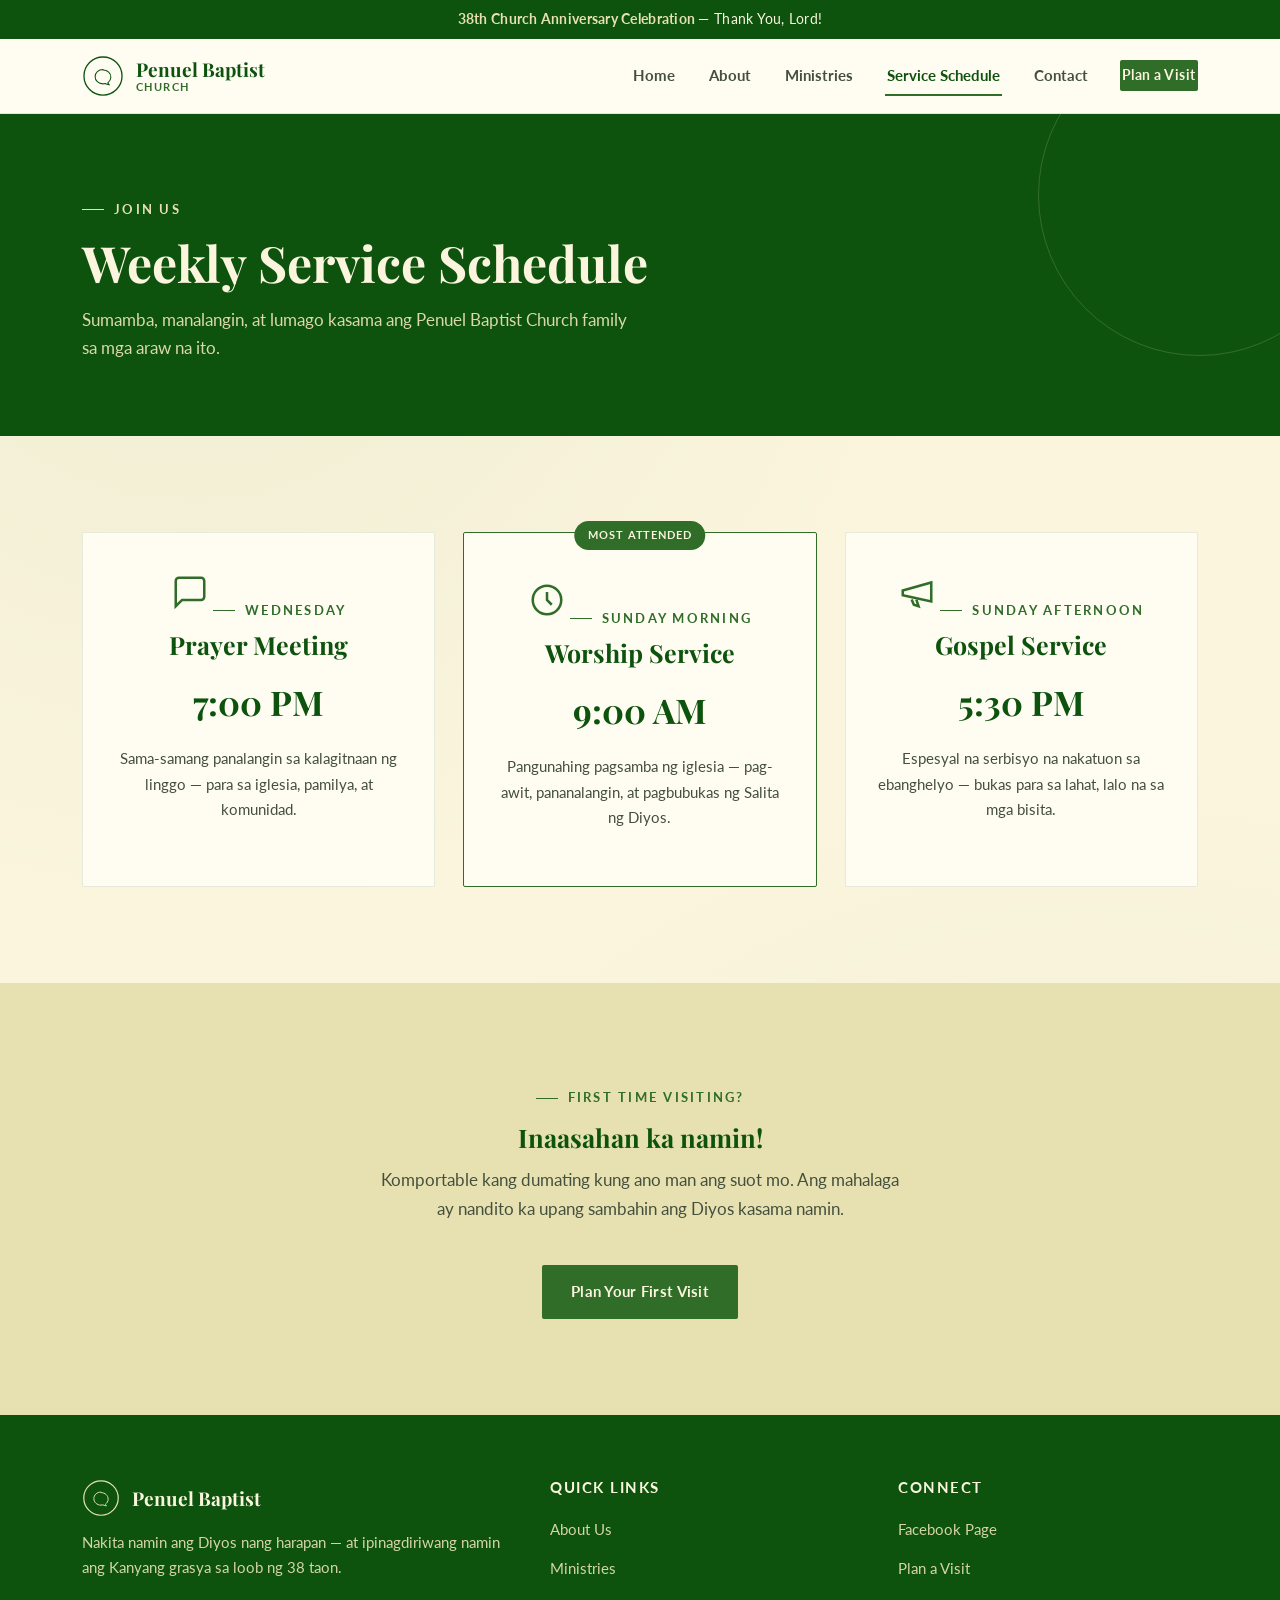
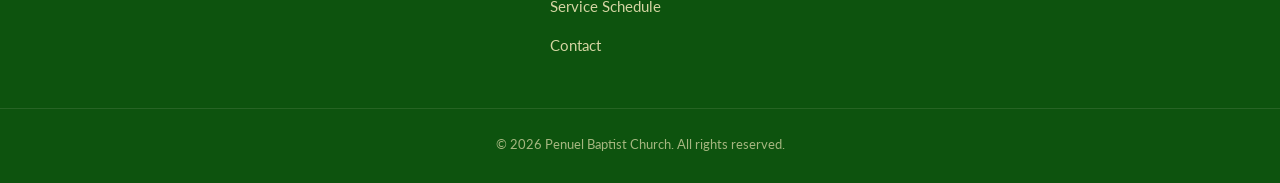
<file: schedule.html>
<!DOCTYPE html>
<html lang="en">
<head>
<meta charset="UTF-8">
<meta name="viewport" content="width=device-width, initial-scale=1.0">
<title>Service Schedule — Penuel Baptist Church</title>
<link rel="stylesheet" href="styles.css">
</head>
<body class="grain-bg">

<div class="topbar">38th Church Anniversary Celebration <span class="accent">— Thank You, Lord!</span></div>

<header class="site-header">
  <div class="nav-row">
    <a href="index.html" class="brand">
      <svg viewBox="0 0 64 64" fill="none" xmlns="http://www.w3.org/2000/svg" aria-hidden="true">
        <circle cx="32" cy="32" r="29" stroke="#0D530E" stroke-width="2"/>
        <path d="M32 22c-7 0-12 5-12 11s5 11 12 11c1.2 0 2.2-.2 3.2-.5 2.4 1.5 6 1.7 6 1.7s-.8-1.1-1.8-2.7c2.4-2 4.6-4.6 4.6-8.6 0-6-5-11-12-11z" fill="none" stroke="#0D530E" stroke-width="1.6"/>
      </svg>
      <span class="brand-text">
        <span class="name">Penuel Baptist</span>
        <span class="tag">Church</span>
      </span>
    </a>
    <button class="menu-toggle" aria-label="Toggle menu" aria-expanded="false">
      <svg viewBox="0 0 24 24" fill="none" stroke="#0D530E" stroke-width="2" stroke-linecap="round"><path d="M3 6h18M3 12h18M3 18h18"/></svg>
    </button>
    <nav class="main-nav">
      <a href="index.html">Home</a>
      <a href="about.html">About</a>
      <a href="ministries.html">Ministries</a>
      <a href="schedule.html" class="active">Service Schedule</a>
      <a href="contact.html">Contact</a>
      <a href="contact.html#visit" class="nav-cta">Plan a Visit</a>
    </nav>
  </div>
</header>

<div class="page-hero">
  <div class="wrap">
    <div class="eyebrow">Join Us</div>
    <h1>Weekly Service Schedule</h1>
    <p class="lead">Sumamba, manalangin, at lumago kasama ang Penuel Baptist Church family sa mga araw na ito.</p>
  </div>
</div>

<section>
  <div class="wrap">
    <div style="display:grid; grid-template-columns:repeat(3,1fr); gap:28px;">

      <div class="card" style="text-align:center; padding:40px 28px;">
        <svg width="38" height="38" viewBox="0 0 24 24" fill="none" stroke="#306D29" stroke-width="1.6" style="margin:0 auto;"><path d="M21 15a2 2 0 01-2 2H7l-4 4V5a2 2 0 012-2h14a2 2 0 012 2z"/></svg>
        <div class="eyebrow" style="justify-content:center; margin-top:20px;">Wednesday</div>
        <h2 style="margin-top:10px; font-size:25px;">Prayer Meeting</h2>
        <div style="font-family:var(--display); font-size:34px; color:var(--deep); font-weight:700; margin-top:14px;">7:00 PM</div>
        <p style="color:var(--ink-soft); margin-top:14px; font-size:15px;">Sama-samang panalangin sa kalagitnaan ng linggo — para sa iglesia, pamilya, at komunidad.</p>
      </div>

      <div class="card" style="text-align:center; padding:40px 28px; border-color:var(--forest); position:relative;">
        <div style="position:absolute; top:-12px; left:50%; transform:translateX(-50%); background:var(--forest); color:var(--cream); font-size:11px; font-weight:700; letter-spacing:0.08em; padding:5px 14px; border-radius:20px; text-transform:uppercase;">Most Attended</div>
        <svg width="38" height="38" viewBox="0 0 24 24" fill="none" stroke="#306D29" stroke-width="1.6" style="margin:8px auto 0;"><circle cx="12" cy="12" r="9"/><path d="M12 7v5l3 3"/></svg>
        <div class="eyebrow" style="justify-content:center; margin-top:16px;">Sunday Morning</div>
        <h2 style="margin-top:10px; font-size:25px;">Worship Service</h2>
        <div style="font-family:var(--display); font-size:34px; color:var(--deep); font-weight:700; margin-top:14px;">9:00 AM</div>
        <p style="color:var(--ink-soft); margin-top:14px; font-size:15px;">Pangunahing pagsamba ng iglesia — pag-awit, pananalangin, at pagbubukas ng Salita ng Diyos.</p>
      </div>

      <div class="card" style="text-align:center; padding:40px 28px;">
        <svg width="38" height="38" viewBox="0 0 24 24" fill="none" stroke="#306D29" stroke-width="1.6" style="margin:0 auto;"><path d="M3 11l18-5v12L3 14v-3z"/><path d="M11.6 16.8L13 21l-3-1-1.4-3.2"/></svg>
        <div class="eyebrow" style="justify-content:center; margin-top:20px;">Sunday Afternoon</div>
        <h2 style="margin-top:10px; font-size:25px;">Gospel Service</h2>
        <div style="font-family:var(--display); font-size:34px; color:var(--deep); font-weight:700; margin-top:14px;">5:30 PM</div>
        <p style="color:var(--ink-soft); margin-top:14px; font-size:15px;">Espesyal na serbisyo na nakatuon sa ebanghelyo — bukas para sa lahat, lalo na sa mga bisita.</p>
      </div>

    </div>
  </div>
</section>

<section style="background:var(--gold);">
  <div class="wrap text-center" style="max-width:600px;">
    <div class="eyebrow" style="justify-content:center;">First Time Visiting?</div>
    <h2 style="margin-top:14px;">Inaasahan ka namin!</h2>
    <p style="color:var(--ink-soft); margin-top:14px;">Komportable kang dumating kung ano man ang suot mo. Ang mahalaga ay nandito ka upang sambahin ang Diyos kasama namin.</p>
    <a href="contact.html#visit" class="btn btn-primary" style="margin-top:24px;">Plan Your First Visit</a>
  </div>
</section>

<footer class="site-footer">
  <div class="wrap">
    <div>
      <div class="foot-brand">
        <svg viewBox="0 0 64 64" fill="none" xmlns="http://www.w3.org/2000/svg" aria-hidden="true">
          <circle cx="32" cy="32" r="29" stroke="#E7E1B1" stroke-width="2"/>
          <path d="M32 22c-7 0-12 5-12 11s5 11 12 11c1.2 0 2.2-.2 3.2-.5 2.4 1.5 6 1.7 6 1.7s-.8-1.1-1.8-2.7c2.4-2 4.6-4.6 4.6-8.6 0-6-5-11-12-11z" fill="none" stroke="#E7E1B1" stroke-width="1.6"/>
        </svg>
        <span class="name">Penuel Baptist</span>
      </div>
      <p>Nakita namin ang Diyos nang harapan — at ipinagdiriwang namin ang Kanyang grasya sa loob ng 38 taon.</p>
    </div>
    <div>
      <h4>Quick Links</h4>
      <ul>
        <li><a href="about.html">About Us</a></li>
        <li><a href="ministries.html">Ministries</a></li>
        <li><a href="schedule.html">Service Schedule</a></li>
        <li><a href="contact.html">Contact</a></li>
      </ul>
    </div>
    <div>
      <h4>Connect</h4>
      <ul>
        <li><a href="https://www.facebook.com/PBCMeyc/" target="_blank" rel="noopener">Facebook Page</a></li>
        <li><a href="contact.html#visit">Plan a Visit</a></li>
      </ul>
    </div>
  </div>
  <div class="foot-bottom">© 2026 Penuel Baptist Church. All rights reserved.</div>
</footer>

<script src="main.js"></script>
</body>
</html>
</file>
<file: styles.css>
/* ===========================================================
   PENUEL BAPTIST CHURCH — Shared Stylesheet
   Palette: Cream #FBF5DD · Gold #E7E1B1 · Forest #306D29 · Deep #0D530E
   Type: Playfair Display (display) + Lato (body)
=========================================================== */

@import url('https://fonts.googleapis.com/css2?family=Playfair+Display:ital,wght@0,400;0,500;0,600;0,700;0,800;1,500;1,600&family=Lato:wght@300;400;700;900&display=swap');

:root {
  --cream: #FBF5DD;
  --cream-soft: #FFFCF2;
  --gold: #E7E1B1;
  --gold-deep: #D9CF8E;
  --forest: #306D29;
  --deep: #0D530E;
  --ink: #1B2E15;
  --ink-soft: #44503D;

  --display: 'Playfair Display', Georgia, serif;
  --body: 'Lato', -apple-system, sans-serif;

  --radius: 2px;
  --max: 1180px;

  --ease: cubic-bezier(0.4, 0, 0.2, 1);
}

* { box-sizing: border-box; }
html { scroll-behavior: smooth; }

body {
  margin: 0;
  background: var(--cream);
  color: var(--ink);
  font-family: var(--body);
  font-size: 17px;
  line-height: 1.7;
  -webkit-font-smoothing: antialiased;
}

img { max-width: 100%; display: block; }

a {
  color: var(--deep);
  text-decoration: none;
}

:focus-visible {
  outline: 2px solid var(--forest);
  outline-offset: 3px;
}

h1, h2, h3, h4 {
  font-family: var(--display);
  color: var(--deep);
  margin: 0;
  font-weight: 700;
  line-height: 1.15;
}

p { margin: 0 0 1em; }

.wrap {
  max-width: var(--max);
  margin: 0 auto;
  padding: 0 32px;
}

@media (max-width: 640px) {
  .wrap { padding: 0 20px; }
}

/* ---------- Texture / glow backdrop ---------- */
.grain-bg {
  position: relative;
  background-color: var(--cream);
  background-image:
    radial-gradient(circle at 15% 10%, rgba(48,109,41,0.06), transparent 40%),
    radial-gradient(circle at 85% 90%, rgba(13,83,14,0.05), transparent 45%);
}

/* ---------- Eyebrow label ---------- */
.eyebrow {
  display: inline-flex;
  align-items: center;
  gap: 10px;
  font-family: var(--body);
  font-weight: 700;
  font-size: 12.5px;
  letter-spacing: 0.18em;
  text-transform: uppercase;
  color: var(--forest);
}
.eyebrow::before {
  content: '';
  width: 22px;
  height: 1px;
  background: var(--forest);
  display: inline-block;
}

/* ---------- Top announcement bar ---------- */
.topbar {
  background: var(--deep);
  color: var(--gold);
  font-size: 13.5px;
  letter-spacing: 0.02em;
  text-align: center;
  padding: 8px 16px;
  font-weight: 700;
}
.topbar span.accent { color: var(--cream); font-weight: 400; }

/* ---------- Header / Nav ---------- */
header.site-header {
  background: var(--cream-soft);
  border-bottom: 1px solid rgba(13,83,14,0.12);
  position: sticky;
  top: 0;
  z-index: 50;
}

.nav-row {
  display: flex;
  align-items: center;
  justify-content: space-between;
  padding: 16px 32px;
  max-width: var(--max);
  margin: 0 auto;
}

.brand {
  display: flex;
  align-items: center;
  gap: 12px;
  color: var(--deep);
}
.brand svg { width: 42px; height: 42px; flex-shrink: 0; }
.brand-text {
  display: flex;
  flex-direction: column;
  line-height: 1.15;
}
.brand-text .name {
  font-family: var(--display);
  font-weight: 700;
  font-size: 19px;
  color: var(--deep);
}
.brand-text .tag {
  font-family: var(--body);
  font-size: 10.5px;
  letter-spacing: 0.14em;
  text-transform: uppercase;
  color: var(--forest);
  font-weight: 700;
}

nav.main-nav { display: flex; align-items: center; gap: 30px; }
nav.main-nav a {
  font-family: var(--body);
  font-weight: 700;
  font-size: 14.5px;
  color: var(--ink-soft);
  position: relative;
  padding: 4px 2px;
  transition: color 0.2s var(--ease);
}
nav.main-nav a:hover { color: var(--deep); }
nav.main-nav a.active { color: var(--deep); }
nav.main-nav a.active::after {
  content: '';
  position: absolute;
  left: 0; right: 0; bottom: -4px;
  height: 2px;
  background: var(--forest);
}

.nav-cta {
  background: var(--forest);
  color: var(--cream) !important;
  padding: 10px 20px;
  border-radius: var(--radius);
  font-weight: 700 !important;
  font-size: 13.5px !important;
  letter-spacing: 0.04em;
  transition: background 0.2s var(--ease);
}
.nav-cta:hover { background: var(--deep); }

.menu-toggle {
  display: none;
  background: none;
  border: none;
  cursor: pointer;
  padding: 6px;
}
.menu-toggle svg { width: 26px; height: 26px; }

@media (max-width: 880px) {
  nav.main-nav {
    position: fixed;
    top: 73px;
    left: 0; right: 0;
    background: var(--cream-soft);
    flex-direction: column;
    align-items: flex-start;
    padding: 20px 32px 28px;
    gap: 18px;
    border-bottom: 1px solid rgba(13,83,14,0.12);
    transform: translateY(-8px);
    opacity: 0;
    visibility: hidden;
    transition: all 0.25s var(--ease);
  }
  nav.main-nav.open {
    transform: translateY(0);
    opacity: 1;
    visibility: visible;
  }
  .menu-toggle { display: block; }
  .nav-cta { margin-top: 4px; }
}

/* ---------- Buttons ---------- */
.btn {
  display: inline-flex;
  align-items: center;
  gap: 8px;
  font-family: var(--body);
  font-weight: 700;
  font-size: 14.5px;
  letter-spacing: 0.02em;
  padding: 14px 28px;
  border-radius: var(--radius);
  cursor: pointer;
  border: 1.5px solid transparent;
  transition: all 0.22s var(--ease);
}
.btn-primary { background: var(--forest); color: var(--cream); }
.btn-primary:hover { background: var(--deep); transform: translateY(-1px); }
.btn-outline { border-color: var(--deep); color: var(--deep); background: transparent; }
.btn-outline:hover { background: var(--deep); color: var(--cream); }
.btn-gold { background: var(--gold); color: var(--deep); }
.btn-gold:hover { background: var(--gold-deep); }

/* ---------- Section spacing ---------- */
section { padding: 96px 0; }
@media (max-width: 640px) { section { padding: 64px 0; } }

.section-head { max-width: 640px; margin-bottom: 48px; }
.section-head h2 { font-size: clamp(28px, 4vw, 38px); margin-top: 14px; }
.section-head p { color: var(--ink-soft); font-size: 17px; margin-top: 14px; }

/* ---------- Divider motif (radiant lines, used sparingly) ---------- */
.divider-rays {
  display: flex;
  justify-content: center;
  margin: 0 auto;
  width: 100%;
  max-width: 220px;
  opacity: 0.85;
}

/* ---------- Cards ---------- */
.card {
  background: var(--cream-soft);
  border: 1px solid rgba(13,83,14,0.1);
  border-radius: var(--radius);
  padding: 32px;
}

/* ---------- Footer ---------- */
footer.site-footer {
  background: var(--deep);
  color: var(--gold);
  padding: 64px 0 28px;
}
footer.site-footer .wrap {
  display: grid;
  grid-template-columns: 1.4fr 1fr 1fr;
  gap: 48px;
}
footer.site-footer h4 {
  color: var(--cream);
  font-size: 15px;
  letter-spacing: 0.1em;
  text-transform: uppercase;
  margin-bottom: 18px;
  font-family: var(--body);
  font-weight: 700;
}
footer.site-footer .foot-brand {
  display: flex;
  align-items: center;
  gap: 12px;
  margin-bottom: 14px;
}
footer.site-footer .foot-brand svg { width: 38px; height: 38px; }
footer.site-footer .foot-brand .name {
  font-family: var(--display);
  font-size: 19px;
  color: var(--cream);
  font-weight: 700;
}
footer.site-footer p, footer.site-footer a {
  color: var(--gold);
  font-size: 14.5px;
  opacity: 0.92;
}
footer.site-footer a:hover { color: var(--cream); }
footer.site-footer ul { list-style: none; padding: 0; margin: 0; display: flex; flex-direction: column; gap: 10px; }
.foot-bottom {
  margin-top: 48px;
  padding-top: 24px;
  border-top: 1px solid rgba(251,245,221,0.15);
  text-align: center;
  font-size: 13px;
  color: var(--gold);
  opacity: 0.7;
}
@media (max-width: 760px) {
  footer.site-footer .wrap { grid-template-columns: 1fr; gap: 32px; }
}

/* ---------- Page hero (sub-pages) ---------- */
.page-hero {
  background: var(--deep);
  padding: 76px 0 56px;
  position: relative;
  overflow: hidden;
}
.page-hero::after {
  content: '';
  position: absolute;
  right: -80px; top: -80px;
  width: 320px; height: 320px;
  border: 1px solid rgba(231,225,177,0.18);
  border-radius: 50%;
}
.page-hero .eyebrow { color: var(--gold); }
.page-hero .eyebrow::before { background: var(--gold); }
.page-hero h1 {
  color: var(--cream);
  font-size: clamp(34px, 5vw, 50px);
  margin-top: 14px;
  position: relative;
  z-index: 1;
}
.page-hero p.lead {
  color: var(--gold);
  max-width: 560px;
  margin-top: 14px;
  font-size: 17px;
  opacity: 0.95;
}

/* ---------- Utility ---------- */
.text-center { text-align: center; }
.mx-auto { margin-left: auto; margin-right: auto; }
.mt-32 { margin-top: 32px; }

@media (prefers-reduced-motion: reduce) {
  * { animation: none !important; transition: none !important; }
}
</file>
